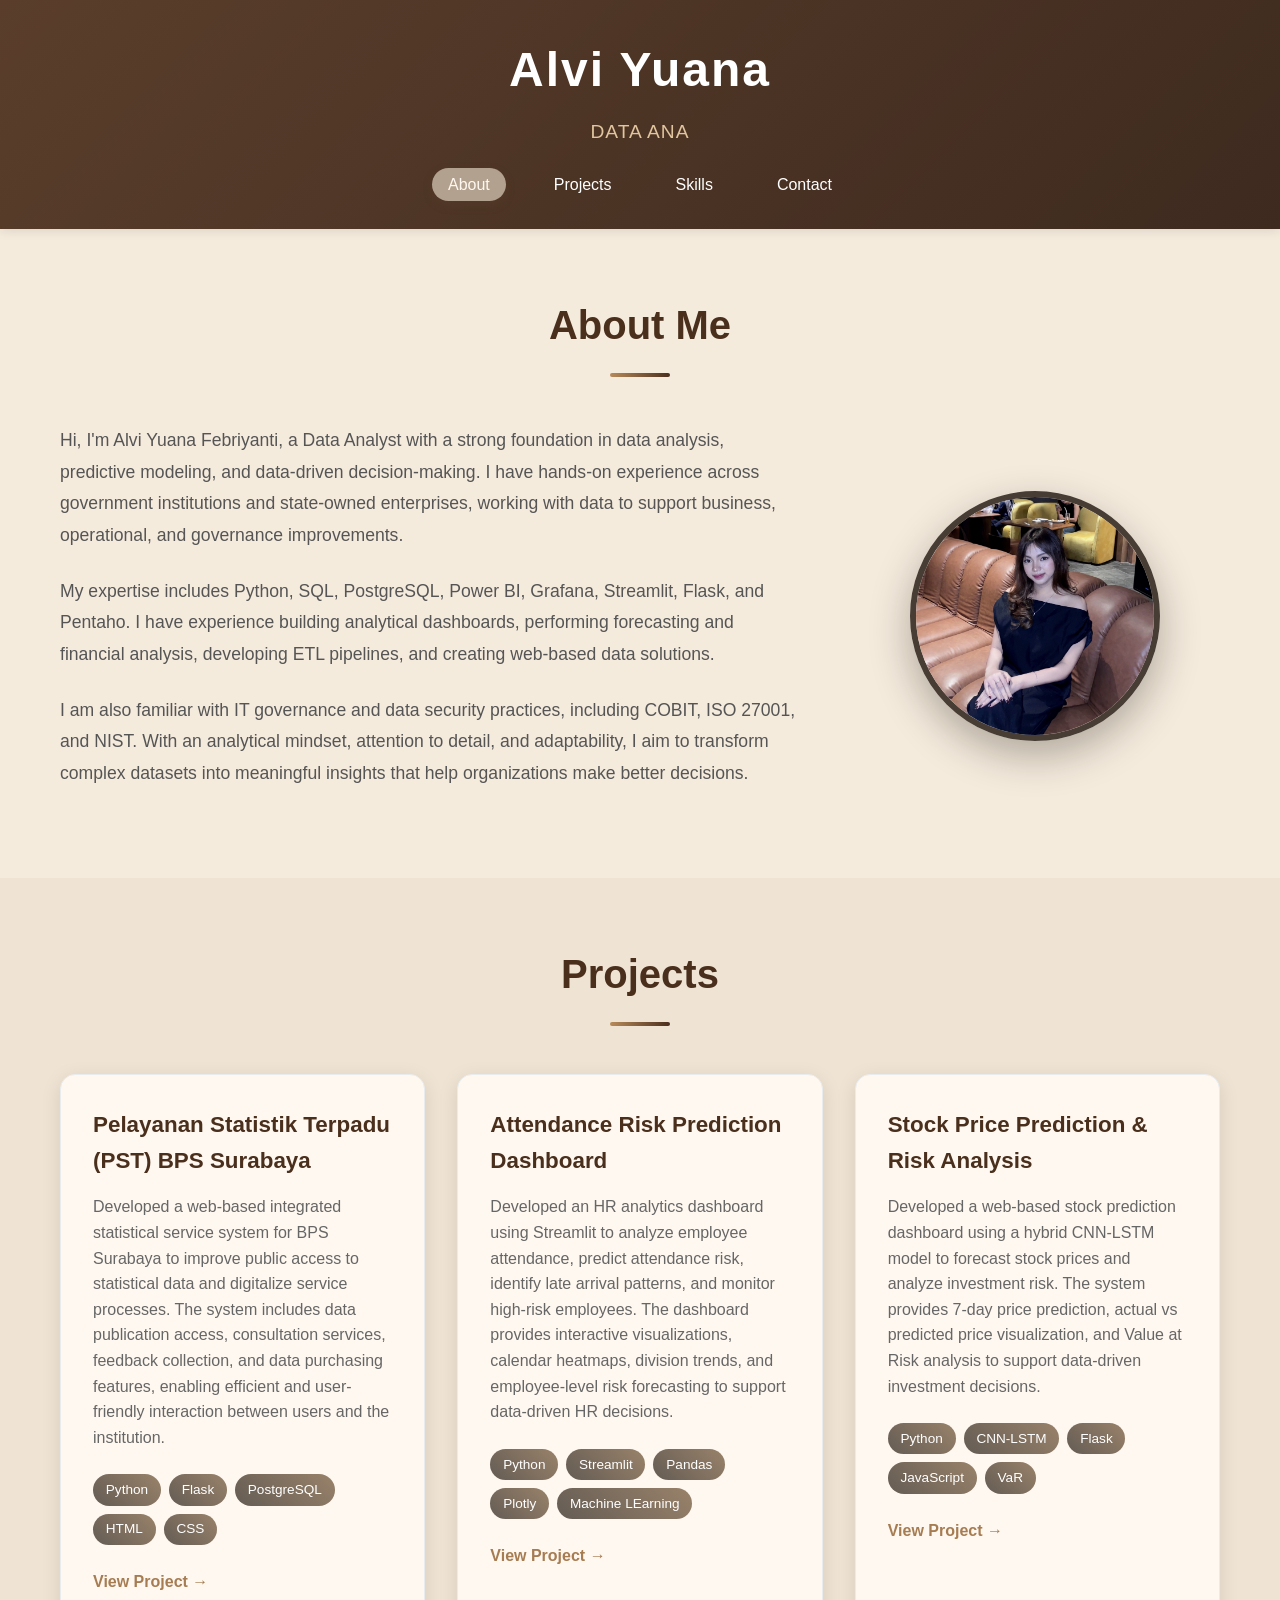
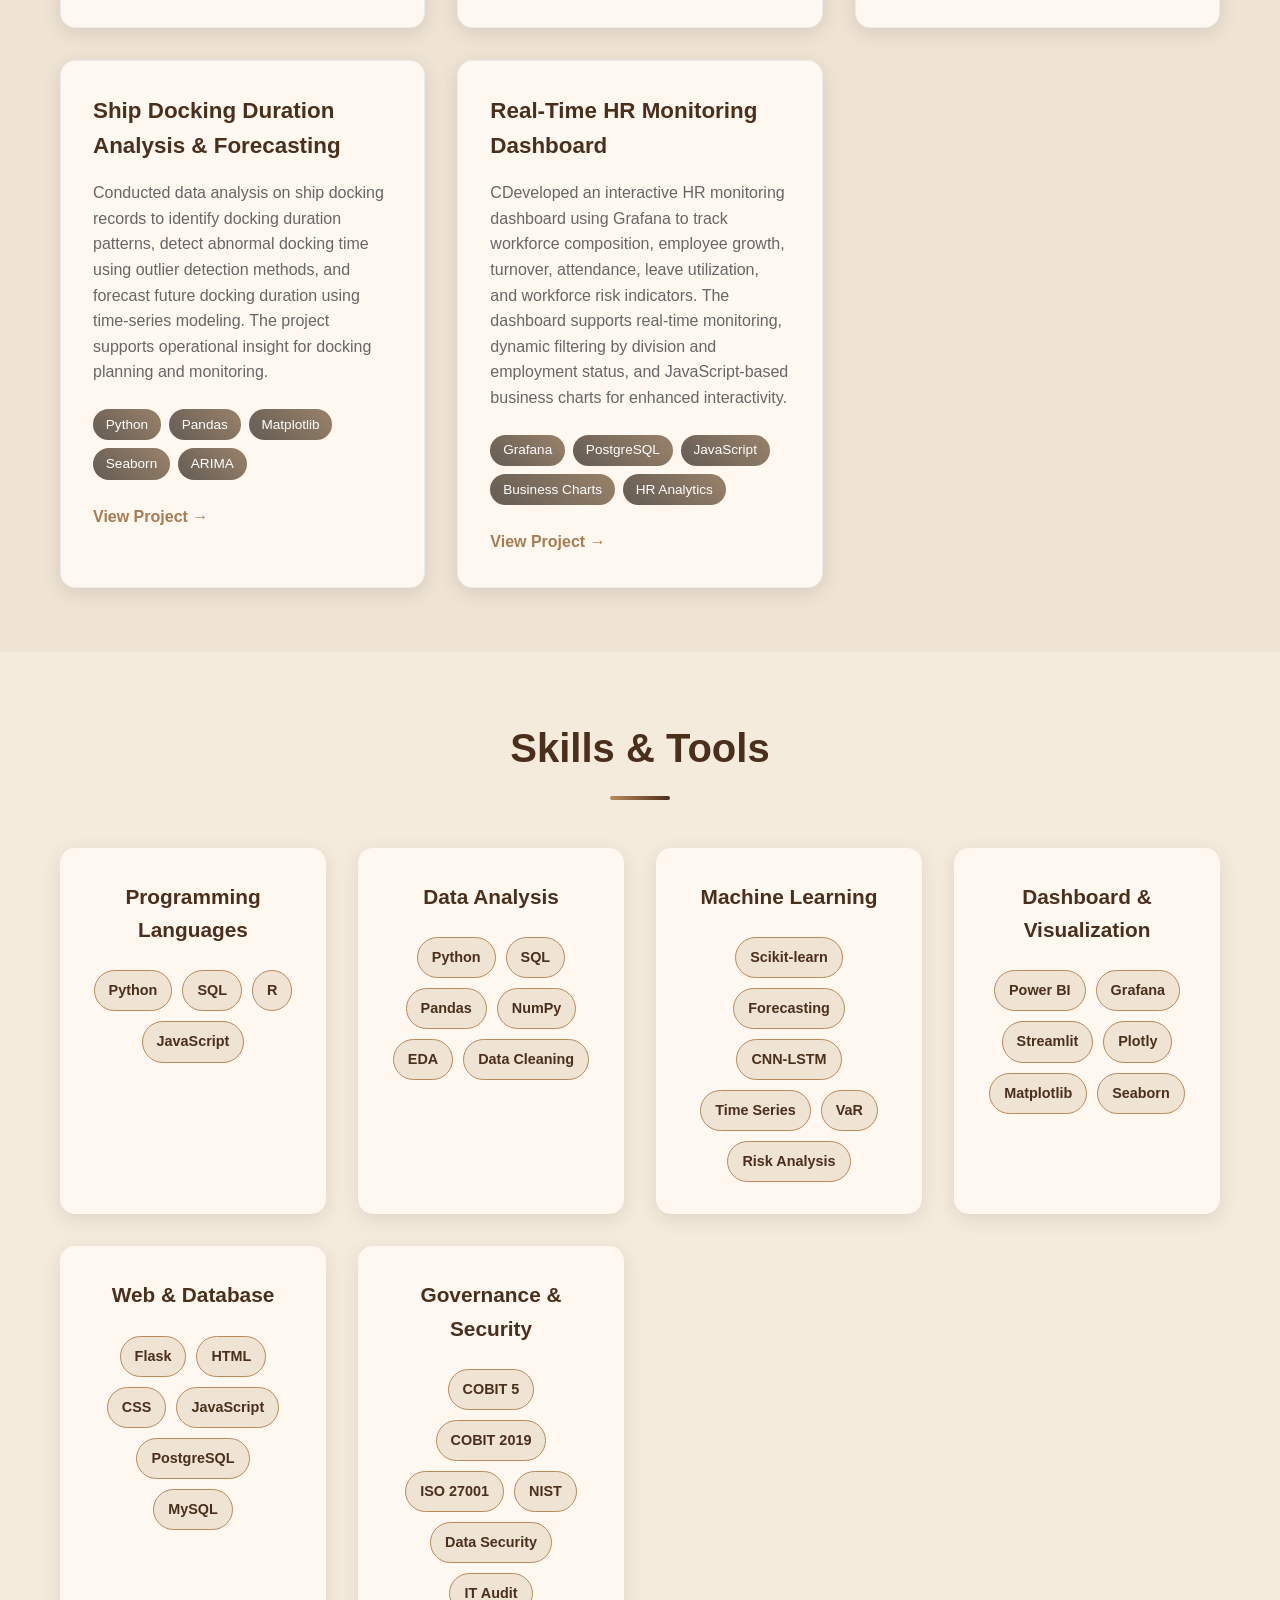
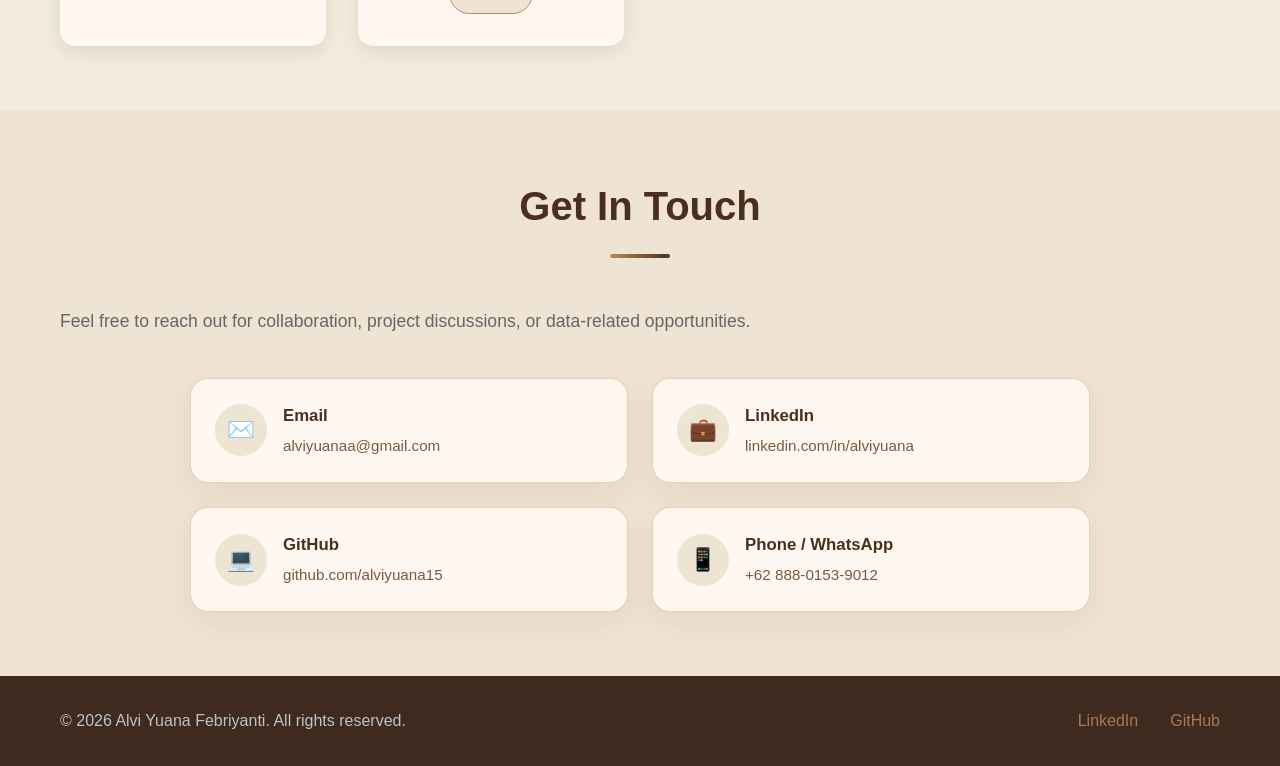
<file: index.html>
<!DOCTYPE html>
<html lang="en">
<head>
    <meta charset="UTF-8">
    <meta name="viewport" content="width=device-width, initial-scale=1.0">

    <!-- SEO -->
    <meta name="description" content="Alvi Yuana - Data Analyst Portfolio. Specializing in data analysis, machine learning, forecasting, and interactive dashboard development using Python, SQL, and modern visualization tools.">
    <meta name="keywords" content="data analyst, machine learning, forecasting, dashboard, python, sql, streamlit, grafana, portfolio">
    <meta name="author" content="Alvi Yuana">

    <!-- Open Graph (LinkedIn / share preview) -->
    <meta property="og:title" content="Alvi Yuana - Data Analyst Portfolio">
    <meta property="og:description" content="Portfolio showcasing data analysis, machine learning projects, and interactive dashboards including HR analytics and forecasting systems.">
    <meta property="og:type" content="website">
    <meta property="og:url" content="https://your-vercel-link.vercel.app">

    <!-- Title -->
    <title>Alvi Yuana | Data Analyst Portfolio</title>

    <!-- CSS -->
    <link rel="stylesheet" href="style.css">

    
    <!-- Google Analytics Placeholder -->
    <!-- Global site tag (gtag.js) - Google Analytics -->
    <!--
    <script async src="https://www.googletagmanager.com/gtag/js?id=GA_MEASUREMENT_ID"></script>
    <script>
      window.dataLayer = window.dataLayer || [];
      function gtag(){dataLayer.push(arguments);}
      gtag('js', new Date());
      gtag('config', 'GA_MEASUREMENT_ID');
    </script>
    -->
</head>

<body>
    <!-- Header Section -->
    <header class="header" id="header">
        <div class="container">
            <div class="header-content">
                <h1 class="name">Alvi Yuana</h1>
                <p class="title">Data Analyst</p>
            </div>
            <nav class="nav" role="navigation" aria-label="Main navigation">
                <ul class="nav-list">
                    <li><a href="#about" class="nav-link" aria-label="Go to About section">About</a></li>
                    <li><a href="#projects" class="nav-link" aria-label="Go to Projects section">Projects</a></li>
                    <li><a href="#skills" class="nav-link" aria-label="Go to Skills section">Skills</a></li>
                    <li><a href="#contact" class="nav-link" aria-label="Go to Contact section">Contact</a></li>
                </ul>
            </nav>
        </div>
    </header>

    <!-- Main Content -->
    <main>
        <!-- About Me Section -->
        <section class="section about" id="about" aria-labelledby="about-heading">
            <div class="container">
                <h2 id="about-heading" class="section-title">About Me</h2>
                <div class="about-content">
                    <div class="about-text">
                        <p>Hi, I'm Alvi Yuana Febriyanti, a Data Analyst with a strong foundation in data analysis, predictive modeling, and data-driven decision-making. I have hands-on experience across government institutions and state-owned enterprises, working with data to support business, operational, and governance improvements.</p>
                        <p>My expertise includes Python, SQL, PostgreSQL, Power BI, Grafana, Streamlit, Flask, and Pentaho. I have experience building analytical dashboards, performing forecasting and financial analysis, developing ETL pipelines, and creating web-based data solutions.</p>
                        <p>I am also familiar with IT governance and data security practices, including COBIT, ISO 27001, and NIST. With an analytical mindset, attention to detail, and adaptability, I aim to transform complex datasets into meaningful insights that help organizations make better decisions.</p>
                    </div>
                    <div class="about-image">
                        <img src="images/profile.JPEG" alt="Alvi Yuana" class="profile-photo">
                    </div>
                </div>
            </div>
        </section>

        <!-- Projects Section -->
        <section class="section projects" id="projects" aria-labelledby="projects-heading">
            <div class="container">
                <h2 id="projects-heading" class="section-title">Projects</h2>
                <div class="projects-grid">
                    <article class="project-card">
                        <h3 class="project-title">Pelayanan Statistik Terpadu (PST) BPS Surabaya</h3>
                        <p class="project-description">
                           Developed a web-based integrated statistical service system for BPS Surabaya
                           to improve public access to statistical data and digitalize service processes.
                           The system includes data publication access, consultation services, feedback
                           collection, and data purchasing features, enabling efficient and user-friendly
                           interaction between users and the institution.
                        <div class="project-tools">
                            <span class="tool-tag">Python</span>
                            <span class="tool-tag">Flask</span>
                            <span class="tool-tag">PostgreSQL</span>
                            <span class="tool-tag">HTML</span>
                            <span class="tool-tag">CSS</span>
                        </div>
                        <a href="project-pst.html" class="project-link">View Project →</a>
                    </article>

                    <article class="project-card">
                        <h3 class="project-title">Attendance Risk Prediction Dashboard</h3>
                        <p class="project-description">
                             Developed an HR analytics dashboard using Streamlit to analyze employee attendance,
                             predict attendance risk, identify late arrival patterns, and monitor high-risk employees.
                             The dashboard provides interactive visualizations, calendar heatmaps, division trends,
                             and employee-level risk forecasting to support data-driven HR decisions.
                        </p>
                        <div class="project-tools">
                            <span class="tool-tag">Python</span>
                            <span class="tool-tag">Streamlit</span>
                            <span class="tool-tag">Pandas</span>
                            <span class="tool-tag">Plotly</span>
                            <span class="tool-tag">Machine LEarning</span>
                        </div>
                        <a href="project-attendance.html" class="project-link">View Project →</a>
                    </article>

                    <article class="project-card">
                        <h3 class="project-title">Stock Price Prediction & Risk Analysis</h3>
                        <p class="project-description">
                            Developed a web-based stock prediction dashboard using a hybrid CNN-LSTM model
                            to forecast stock prices and analyze investment risk. The system provides
                            7-day price prediction, actual vs predicted price visualization, and Value at Risk
                            analysis to support data-driven investment decisions.
                        </p>
                        <div class="project-tools">
                            <span class="tool-tag">Python</span>
                            <span class="tool-tag">CNN-LSTM</span>
                            <span class="tool-tag">Flask</span>
                            <span class="tool-tag">JavaScript</span>
                            <span class="tool-tag">VaR</span>
                        </div>
                        <a href="project-stock.html" class="project-link">View Project →</a>
                    </article>

                    <article class="project-card">
                        <h3 class="project-title">Ship Docking Duration Analysis & Forecasting</h3>
                        <p class="project-description">
                            Conducted data analysis on ship docking records to identify docking duration patterns,
                            detect abnormal docking time using outlier detection methods, and forecast future docking
                            duration using time-series modeling. The project supports operational insight for docking
                            planning and monitoring.
                        </p>
                        <div class="project-tools">
                            <span class="tool-tag">Python</span>
                            <span class="tool-tag">Pandas</span>
                            <span class="tool-tag">Matplotlib</span>
                            <span class="tool-tag">Seaborn</span>
                            <span class="tool-tag">ARIMA</span>
                        </div>
                        <a href="project-docking.html" class="project-link">View Project →</a>
                    </article>

                    <article class="project-card">
                        <h3 class="project-title">Real-Time HR Monitoring Dashboard</h3>
                        <p class="project-description">
                            CDeveloped an interactive HR monitoring dashboard using Grafana to track workforce composition,
                            employee growth, turnover, attendance, leave utilization, and workforce risk indicators.
                            The dashboard supports real-time monitoring, dynamic filtering by division and employment status,
                            and JavaScript-based business charts for enhanced interactivity.
                        </p>
                        <div class="project-tools">
                            <span class="tool-tag">Grafana</span>
                            <span class="tool-tag">PostgreSQL</span>
                            <span class="tool-tag">JavaScript</span>
                            <span class="tool-tag">Business Charts</span>
                            <span class="tool-tag">HR Analytics</span>
                        </div>
                        <a href="project-hr-grafana.html" class="project-link">View Project →</a>
                    </article>
                </div>
            </div>
        </section>

<!-- Skills Section -->
<section class="section skills" id="skills" aria-labelledby="skills-heading">
    <div class="container">
        <h2 id="skills-heading" class="section-title">Skills & Tools</h2>

        <div class="skills-grid">

            <div class="skill-category">
                <h3 class="skill-category-title">Programming Languages</h3>
                <div class="skill-badges">
                    <span>Python</span>
                    <span>SQL</span>
                    <span>R</span>
                    <span>JavaScript</span>
                </div>
            </div>

            <div class="skill-category">
                <h3 class="skill-category-title">Data Analysis</h3>
                <div class="skill-badges">
                    <span>Python</span>
                    <span>SQL</span>
                    <span>Pandas</span>
                    <span>NumPy</span>
                    <span>EDA</span>
                    <span>Data Cleaning</span>
                </div>
            </div>

            <div class="skill-category">
                <h3 class="skill-category-title">Machine Learning</h3>
                <div class="skill-badges">
                    <span>Scikit-learn</span>
                    <span>Forecasting</span>
                    <span>CNN-LSTM</span>
                    <span>Time Series</span>
                    <span>VaR</span>
                    <span>Risk Analysis</span>
                </div>
            </div>

            <div class="skill-category">
                <h3 class="skill-category-title">Dashboard & Visualization</h3>
                <div class="skill-badges">
                    <span>Power BI</span>
                    <span>Grafana</span>
                    <span>Streamlit</span>
                    <span>Plotly</span>
                    <span>Matplotlib</span>
                    <span>Seaborn</span>
                </div>
            </div>

            <div class="skill-category">
                <h3 class="skill-category-title">Web & Database</h3>
                <div class="skill-badges">
                    <span>Flask</span>
                    <span>HTML</span>
                    <span>CSS</span>
                    <span>JavaScript</span>
                    <span>PostgreSQL</span>
                    <span>MySQL</span>
                </div>
            </div>

            <div class="skill-category">
                <h3 class="skill-category-title">Governance & Security</h3>
                <div class="skill-badges">
                    <span>COBIT 5</span>
                    <span>COBIT 2019</span>
                    <span>ISO 27001</span>
                    <span>NIST</span>
                    <span>Data Security</span>
                    <span>IT Audit</span>
                </div>
            </div>

        </div>
    </div>
</section>

<!-- Contact Section -->
<section class="section contact" id="contact" aria-labelledby="contact-heading">
    <div class="container">
        <h2 id="contact-heading" class="section-title">Get In Touch</h2>

        <p class="contact-intro">
            Feel free to reach out for collaboration, project discussions, or data-related opportunities.
        </p>

        <div class="contact-grid">

            <a href="mailto:alviyuanaa@gmail.com" class="contact-card">
                <span class="contact-icon">✉️</span>
                <div>
                    <h3>Email</h3>
                    <p>alviyuanaa@gmail.com</p>
                </div>
            </a>

            <a href="https://www.linkedin.com/in/alvi-yuana-605811280/" target="_blank" class="contact-card">
                <span class="contact-icon">💼</span>
                <div>
                    <h3>LinkedIn</h3>
                    <p>linkedin.com/in/alviyuana</p>
                </div>
            </a>

            <a href="https://github.com/alviyuana15" target="_blank" class="contact-card">
                <span class="contact-icon">💻</span>
                <div>
                    <h3>GitHub</h3>
                    <p>github.com/alviyuana15</p>
                </div>
            </a>

            <a href="https://wa.me/6288801539012" target="_blank" class="contact-card">
                <span class="contact-icon">📱</span>
                <div>
                    <h3>Phone / WhatsApp</h3>
                    <p>+62 888-0153-9012</p>
                </div>
            </a>

        </div>
    </div>
</section>

    </main>

    <!-- Footer -->
    <footer class="footer" role="contentinfo">
        <div class="container">
            <div class="footer-content">
                <p class="footer-copyright">© 2026 Alvi Yuana Febriyanti. All rights reserved.</p>
                <div class="footer-links">
                    <a href="https://www.linkedin.com/in/alvi-yuana-605811280/" target="_blank" rel="noopener noreferrer" class="footer-link" aria-label="Visit AJIB's LinkedIn profile">
                        LinkedIn
                    </a>
                    <a href="https://github.com/alviyuana15" target="_blank" rel="noopener noreferrer" class="footer-link" aria-label="Visit AJIB's GitHub profile">
                        GitHub
                    </a>
                </div>
            </div>
        </div>
    </footer>

    <script src="script.js"></script>
</body>
</html>
</file>
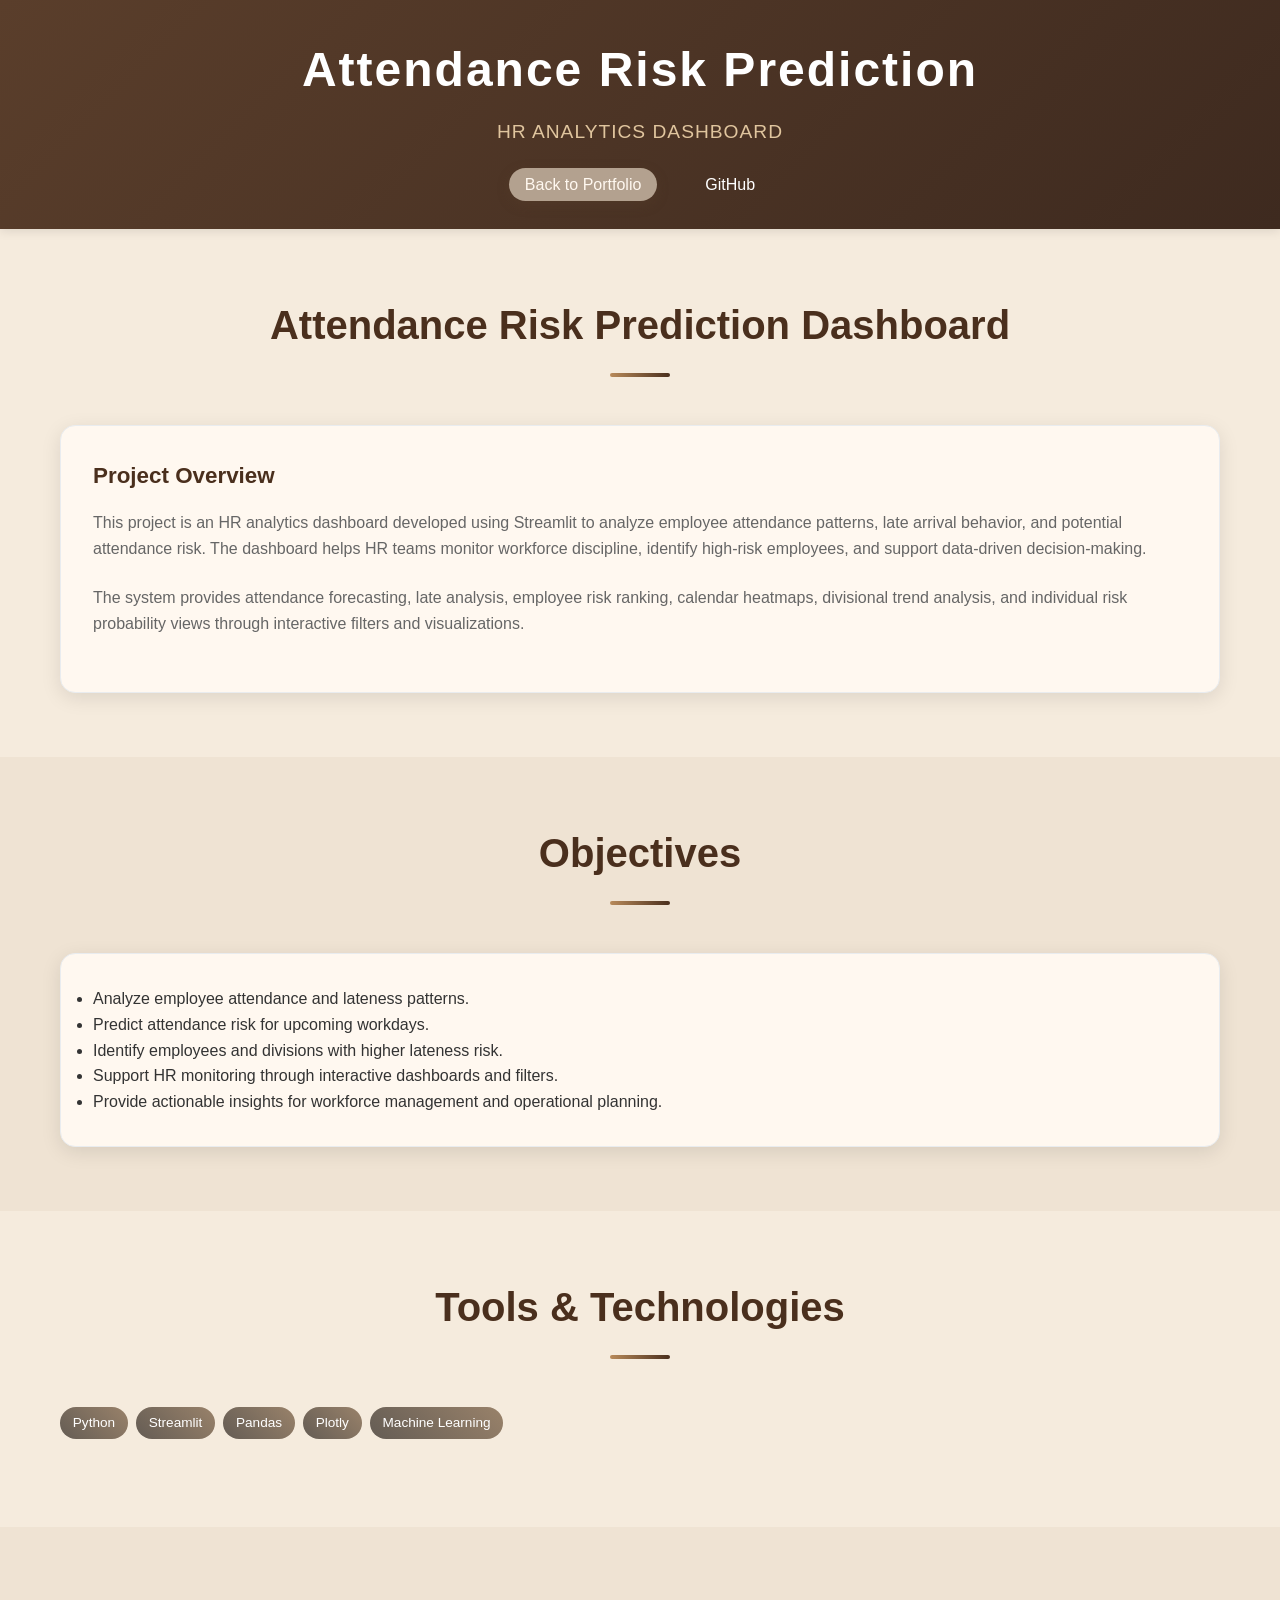
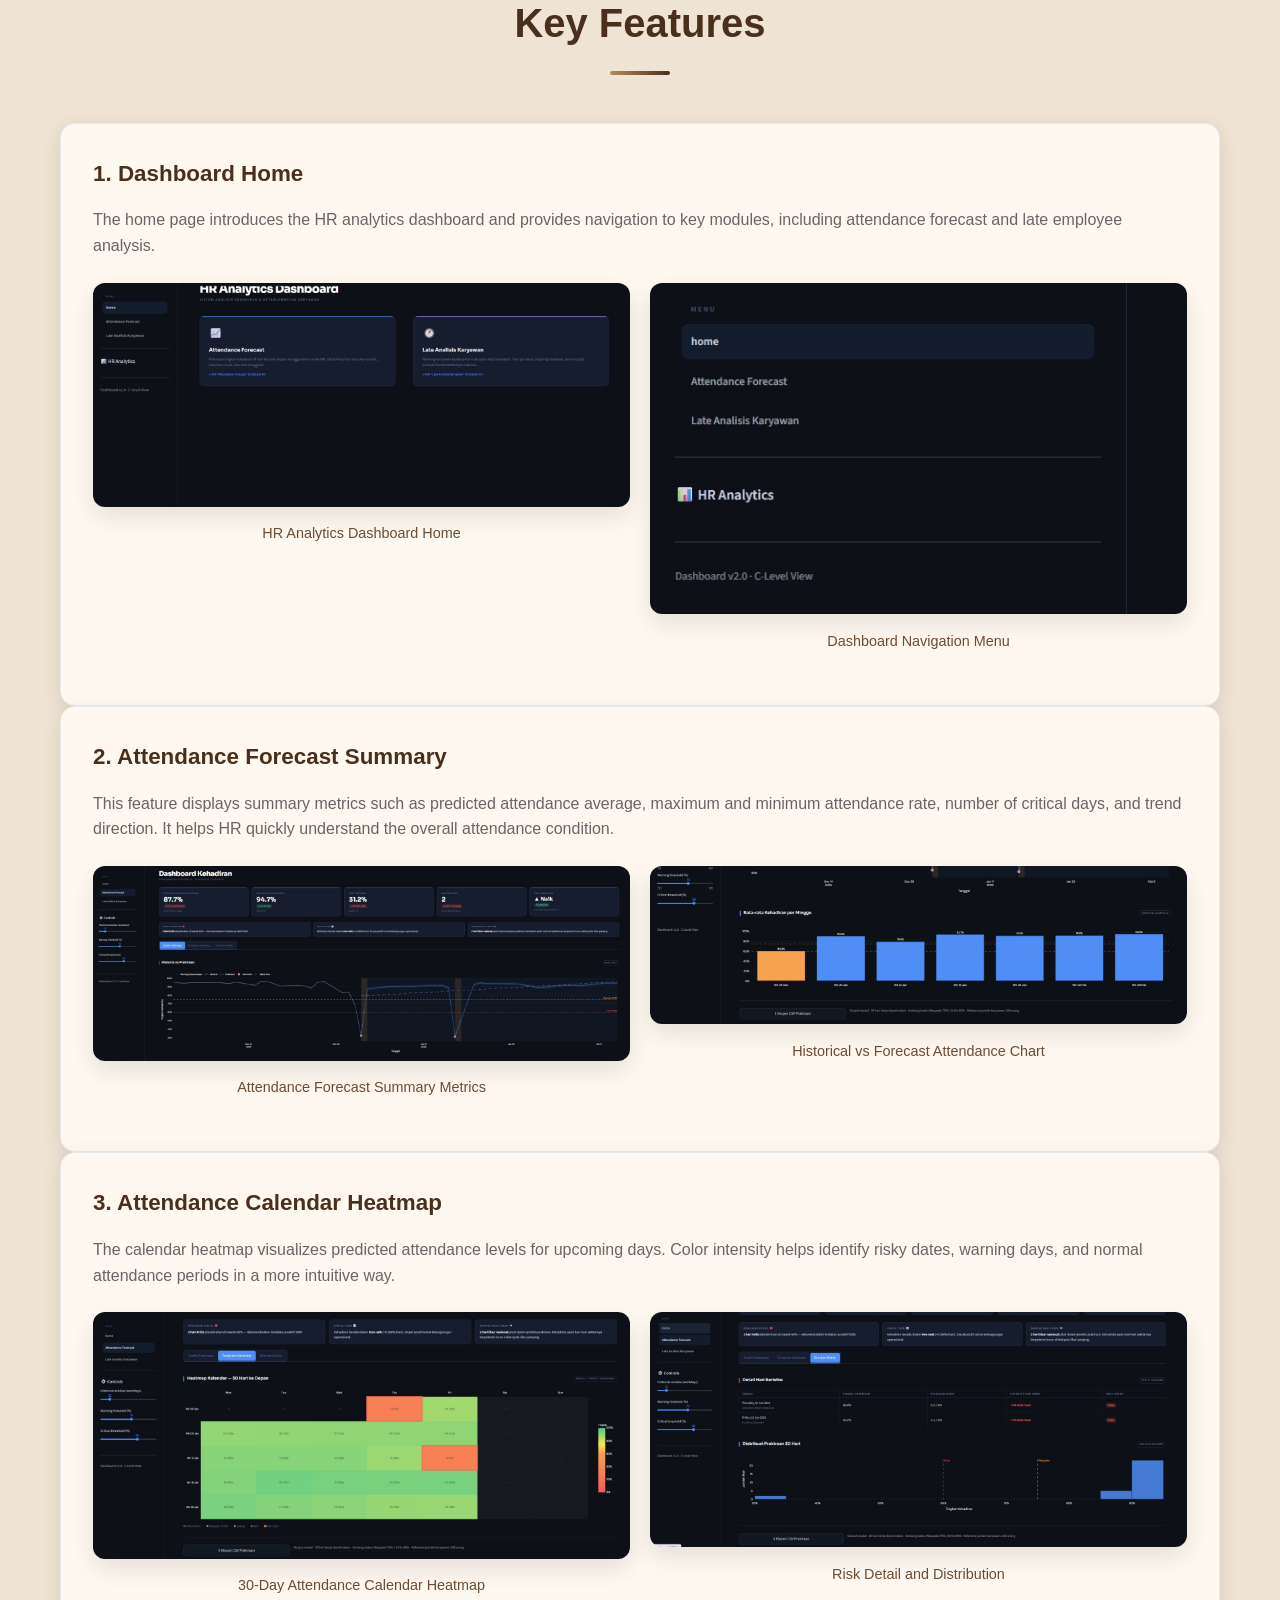
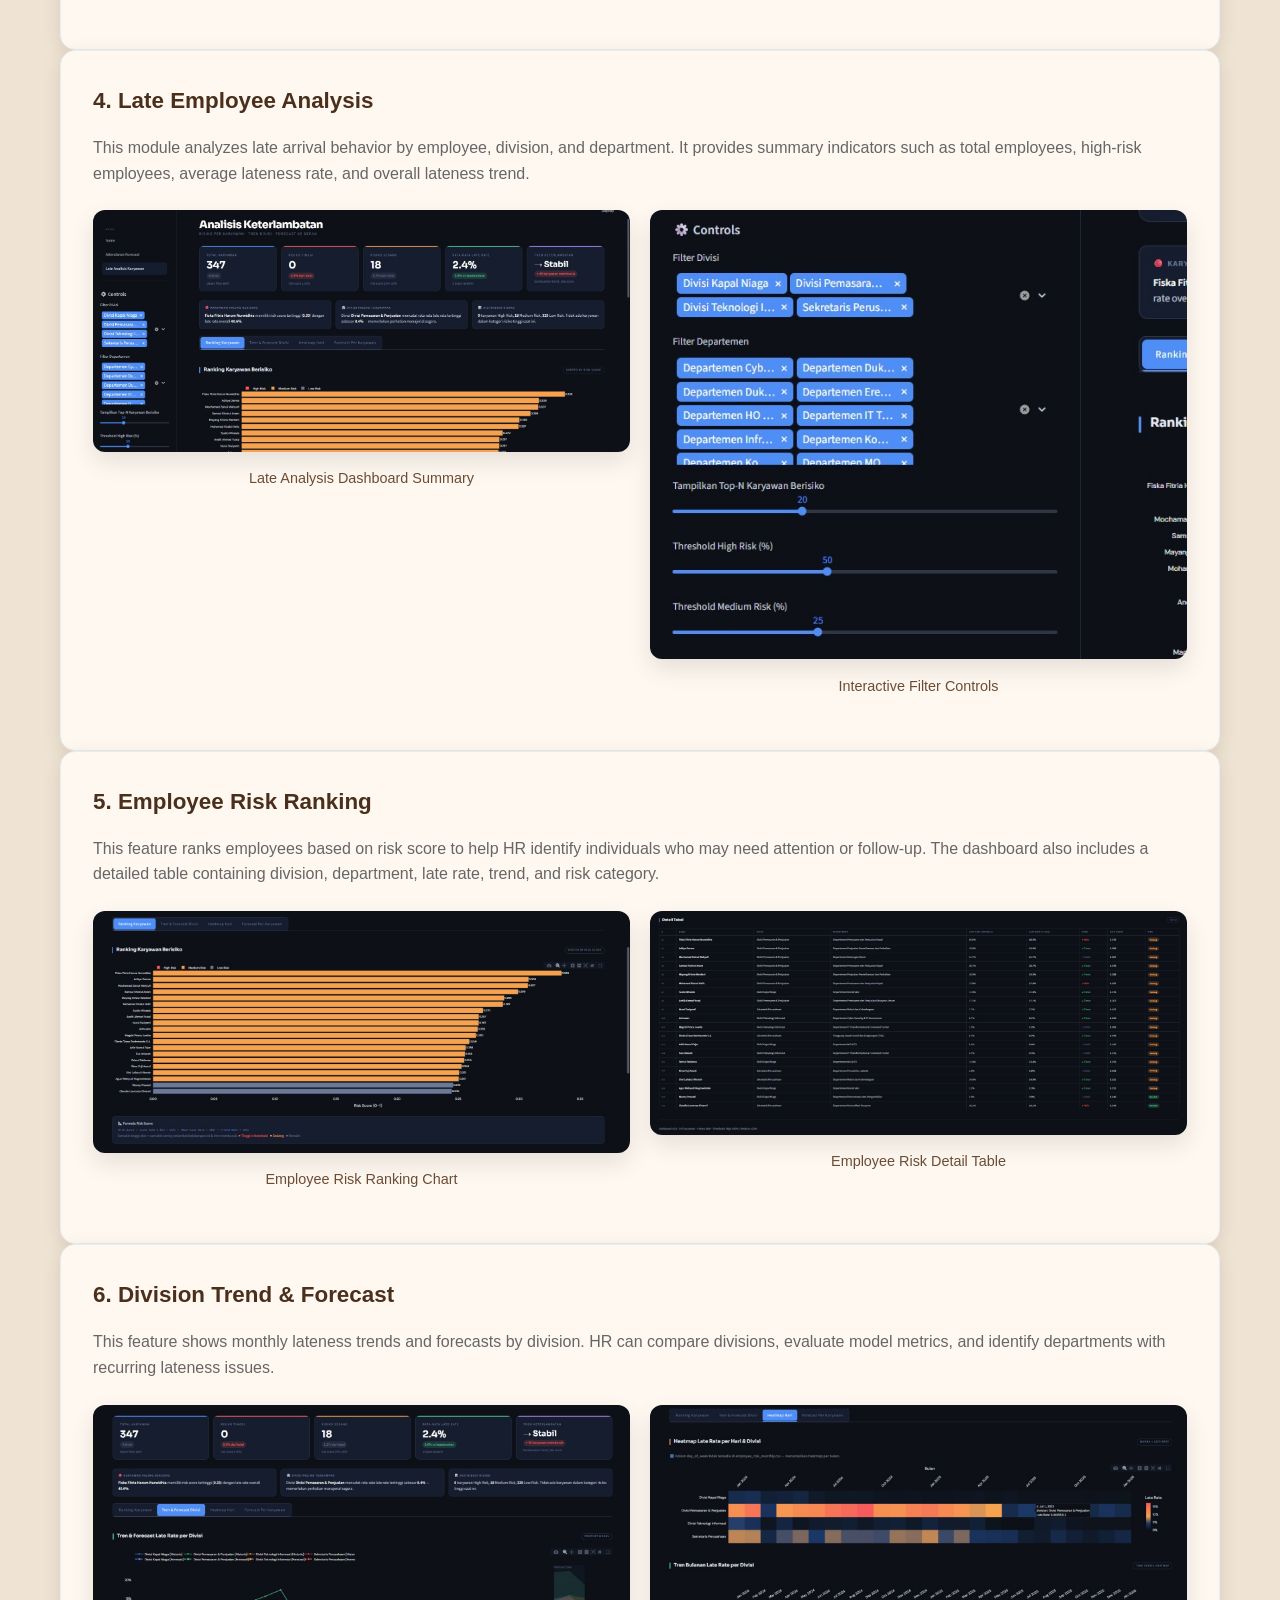
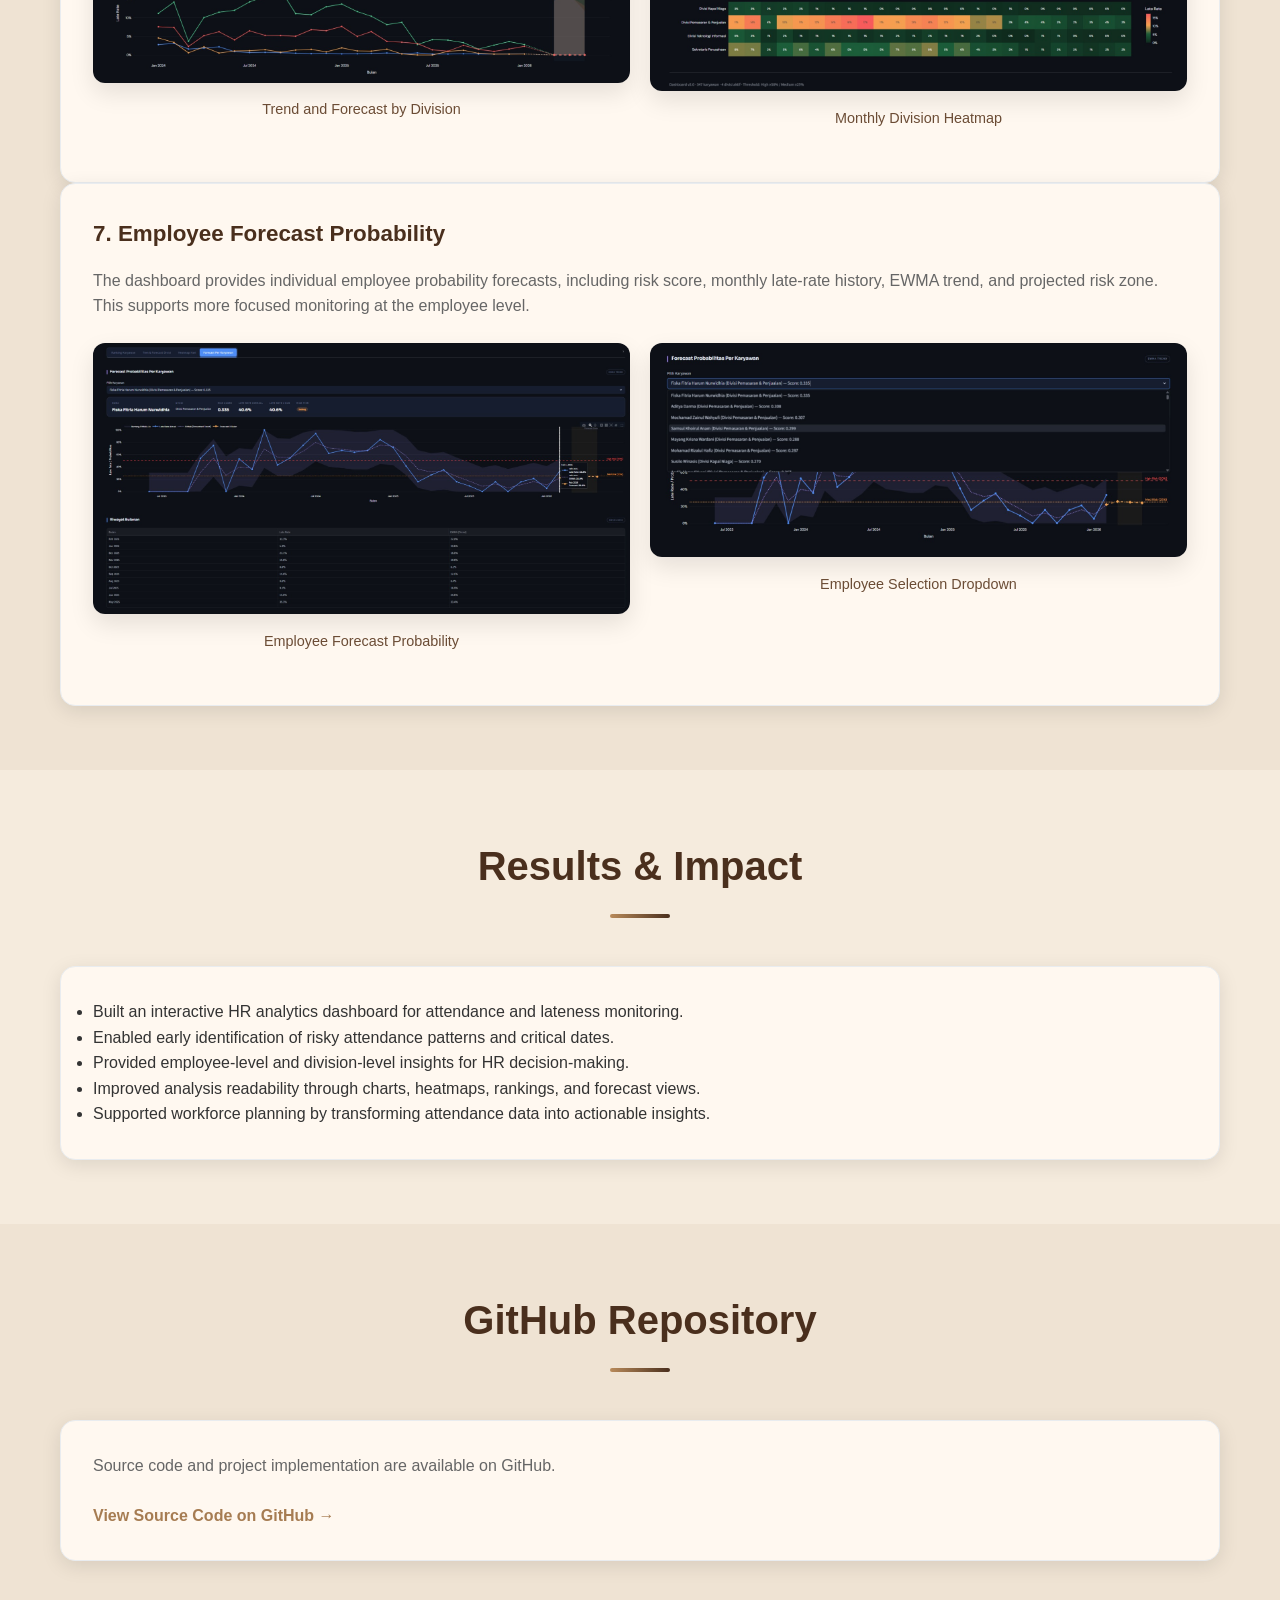
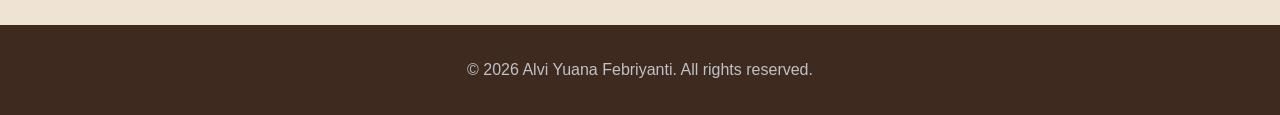
<file: project-attendance.html>
<!DOCTYPE html>
<html lang="en">
<head>
    <meta charset="UTF-8">
    <title>Attendance Risk Prediction Dashboard</title>
    <link rel="stylesheet" href="style.css">
</head>
<body>

<header class="header">
    <div class="container">
        <div class="header-content">
            <h1 class="name">Attendance Risk Prediction</h1>
            <p class="title">HR Analytics Dashboard</p>
        </div>

        <nav class="nav">
            <ul class="nav-list">
                <li><a href="index.html" class="nav-link active">Back to Portfolio</a></li>
                <li>
                    <a href="https://github.com/alviyuana15/attendance-risk-prediction-dashboard.git" target="_blank" class="nav-link">
                        GitHub
                    </a>
                </li>
            </ul>
        </nav>
    </div>
</header>

<main>

<section class="section">
    <div class="container">
        <h2 class="section-title">Attendance Risk Prediction Dashboard</h2>

        <div class="project-card">
            <h3 class="project-title">Project Overview</h3>
            <p class="project-description">
                This project is an HR analytics dashboard developed using Streamlit to analyze employee
                attendance patterns, late arrival behavior, and potential attendance risk. The dashboard
                helps HR teams monitor workforce discipline, identify high-risk employees, and support
                data-driven decision-making.
            </p>

            <p class="project-description">
                The system provides attendance forecasting, late analysis, employee risk ranking, calendar
                heatmaps, divisional trend analysis, and individual risk probability views through interactive
                filters and visualizations.
            </p>
        </div>
    </div>
</section>

<section class="section">
    <div class="container">
        <h2 class="section-title">Objectives</h2>

        <div class="project-card">
            <ul>
                <li>Analyze employee attendance and lateness patterns.</li>
                <li>Predict attendance risk for upcoming workdays.</li>
                <li>Identify employees and divisions with higher lateness risk.</li>
                <li>Support HR monitoring through interactive dashboards and filters.</li>
                <li>Provide actionable insights for workforce management and operational planning.</li>
            </ul>
        </div>
    </div>
</section>

<section class="section">
    <div class="container">
        <h2 class="section-title">Tools & Technologies</h2>

        <div class="project-tools">
            <span class="tool-tag">Python</span>
            <span class="tool-tag">Streamlit</span>
            <span class="tool-tag">Pandas</span>
            <span class="tool-tag">Plotly</span>
            <span class="tool-tag">Machine Learning</span>
        </div>
    </div>
</section>

<section class="section">
    <div class="container">
        <h2 class="section-title">Key Features</h2>

        <div class="project-card">
            <h3 class="project-title">1. Dashboard Home</h3>
            <p class="project-description">
                The home page introduces the HR analytics dashboard and provides navigation to key modules,
                including attendance forecast and late employee analysis.
            </p>

            <div class="image-group">
                <div>
                    <img src="images/attendance-home-1.png" alt="HR Analytics Dashboard Home">
                    <p style="text-align:center;">HR Analytics Dashboard Home</p>
                </div>

                <div>
                    <img src="images/attendance-home-2.png" alt="Dashboard Navigation Menu">
                    <p style="text-align:center;">Dashboard Navigation Menu</p>
                </div>
            </div>
        </div>

        <div class="project-card">
            <h3 class="project-title">2. Attendance Forecast Summary</h3>
            <p class="project-description">
                This feature displays summary metrics such as predicted attendance average, maximum and minimum
                attendance rate, number of critical days, and trend direction. It helps HR quickly understand
                the overall attendance condition.
            </p>

            <div class="image-group">
                <div>
                    <img src="images/attendance-forecast-1.png" alt="Attendance Forecast Summary">
                    <p style="text-align:center;">Attendance Forecast Summary Metrics</p>
                </div>

                <div>
                    <img src="images/attendance-forecast-2.png" alt="Historical vs Forecast Attendance">
                    <p style="text-align:center;">Historical vs Forecast Attendance Chart</p>
                </div>
            </div>
        </div>

        <div class="project-card">
            <h3 class="project-title">3. Attendance Calendar Heatmap</h3>
            <p class="project-description">
                The calendar heatmap visualizes predicted attendance levels for upcoming days. Color intensity
                helps identify risky dates, warning days, and normal attendance periods in a more intuitive way.
            </p>

            <div class="image-group">
                <div>
                    <img src="images/attendance-calendar-1.png" alt="Attendance Calendar Heatmap">
                    <p style="text-align:center;">30-Day Attendance Calendar Heatmap</p>
                </div>

                <div>
                    <img src="images/attendance-calendar-2.png" alt="Attendance Risk Detail">
                    <p style="text-align:center;">Risk Detail and Distribution</p>
                </div>
            </div>
        </div>

        <div class="project-card">
            <h3 class="project-title">4. Late Employee Analysis</h3>
            <p class="project-description">
                This module analyzes late arrival behavior by employee, division, and department. It provides
                summary indicators such as total employees, high-risk employees, average lateness rate, and
                overall lateness trend.
            </p>

            <div class="image-group">
                <div>
                    <img src="images/attendance-late-1.png" alt="Late Analysis Dashboard">
                    <p style="text-align:center;">Late Analysis Dashboard Summary</p>
                </div>

                <div>
                    <img src="images/attendance-late-2.png" alt="Late Analysis Filter">
                    <p style="text-align:center;">Interactive Filter Controls</p>
                </div>
            </div>
        </div>

        <div class="project-card">
            <h3 class="project-title">5. Employee Risk Ranking</h3>
            <p class="project-description">
                This feature ranks employees based on risk score to help HR identify individuals who may need
                attention or follow-up. The dashboard also includes a detailed table containing division,
                department, late rate, trend, and risk category.
            </p>

            <div class="image-group">
                <div>
                    <img src="images/attendance-ranking-1.png" alt="Employee Risk Ranking">
                    <p style="text-align:center;">Employee Risk Ranking Chart</p>
                </div>

                <div>
                    <img src="images/attendance-ranking-2.png" alt="Employee Risk Detail Table">
                    <p style="text-align:center;">Employee Risk Detail Table</p>
                </div>
            </div>
        </div>

        <div class="project-card">
            <h3 class="project-title">6. Division Trend & Forecast</h3>
            <p class="project-description">
                This feature shows monthly lateness trends and forecasts by division. HR can compare divisions,
                evaluate model metrics, and identify departments with recurring lateness issues.
            </p>

            <div class="image-group">
                <div>
                    <img src="images/attendance-division-1.png" alt="Division Trend Forecast">
                    <p style="text-align:center;">Trend and Forecast by Division</p>
                </div>

                <div>
                    <img src="images/attendance-division-2.png" alt="Division Heatmap">
                    <p style="text-align:center;">Monthly Division Heatmap</p>
                </div>
            </div>
        </div>

        <div class="project-card">
            <h3 class="project-title">7. Employee Forecast Probability</h3>
            <p class="project-description">
                The dashboard provides individual employee probability forecasts, including risk score,
                monthly late-rate history, EWMA trend, and projected risk zone. This supports more focused
                monitoring at the employee level.
            </p>

            <div class="image-group">
                <div>
                    <img src="images/attendance-employee-1.png" alt="Employee Forecast Probability">
                    <p style="text-align:center;">Employee Forecast Probability</p>
                </div>

                <div>
                    <img src="images/attendance-employee-2.png" alt="Employee Selection Dropdown">
                    <p style="text-align:center;">Employee Selection Dropdown</p>
                </div>
            </div>
        </div>

    </div>
</section>

<section class="section">
    <div class="container">
        <h2 class="section-title">Results & Impact</h2>

        <div class="project-card">
            <ul>
                <li>Built an interactive HR analytics dashboard for attendance and lateness monitoring.</li>
                <li>Enabled early identification of risky attendance patterns and critical dates.</li>
                <li>Provided employee-level and division-level insights for HR decision-making.</li>
                <li>Improved analysis readability through charts, heatmaps, rankings, and forecast views.</li>
                <li>Supported workforce planning by transforming attendance data into actionable insights.</li>
            </ul>
        </div>
    </div>
</section>

<section class="section">
    <div class="container">
        <h2 class="section-title">GitHub Repository</h2>

        <div class="project-card">
            <p class="project-description">
                Source code and project implementation are available on GitHub.
            </p>

            <a href="https://github.com/alviyuana15/attendance-risk-prediction-dashboard.git" target="_blank" class="project-link">
                View Source Code on GitHub →
            </a>
        </div>
    </div>
</section>

</main>

<footer class="footer">
    <div class="container">
        <p class="footer-copyright">© 2026 Alvi Yuana Febriyanti. All rights reserved.</p>
    </div>
</footer>

</body>
</html>
</file>
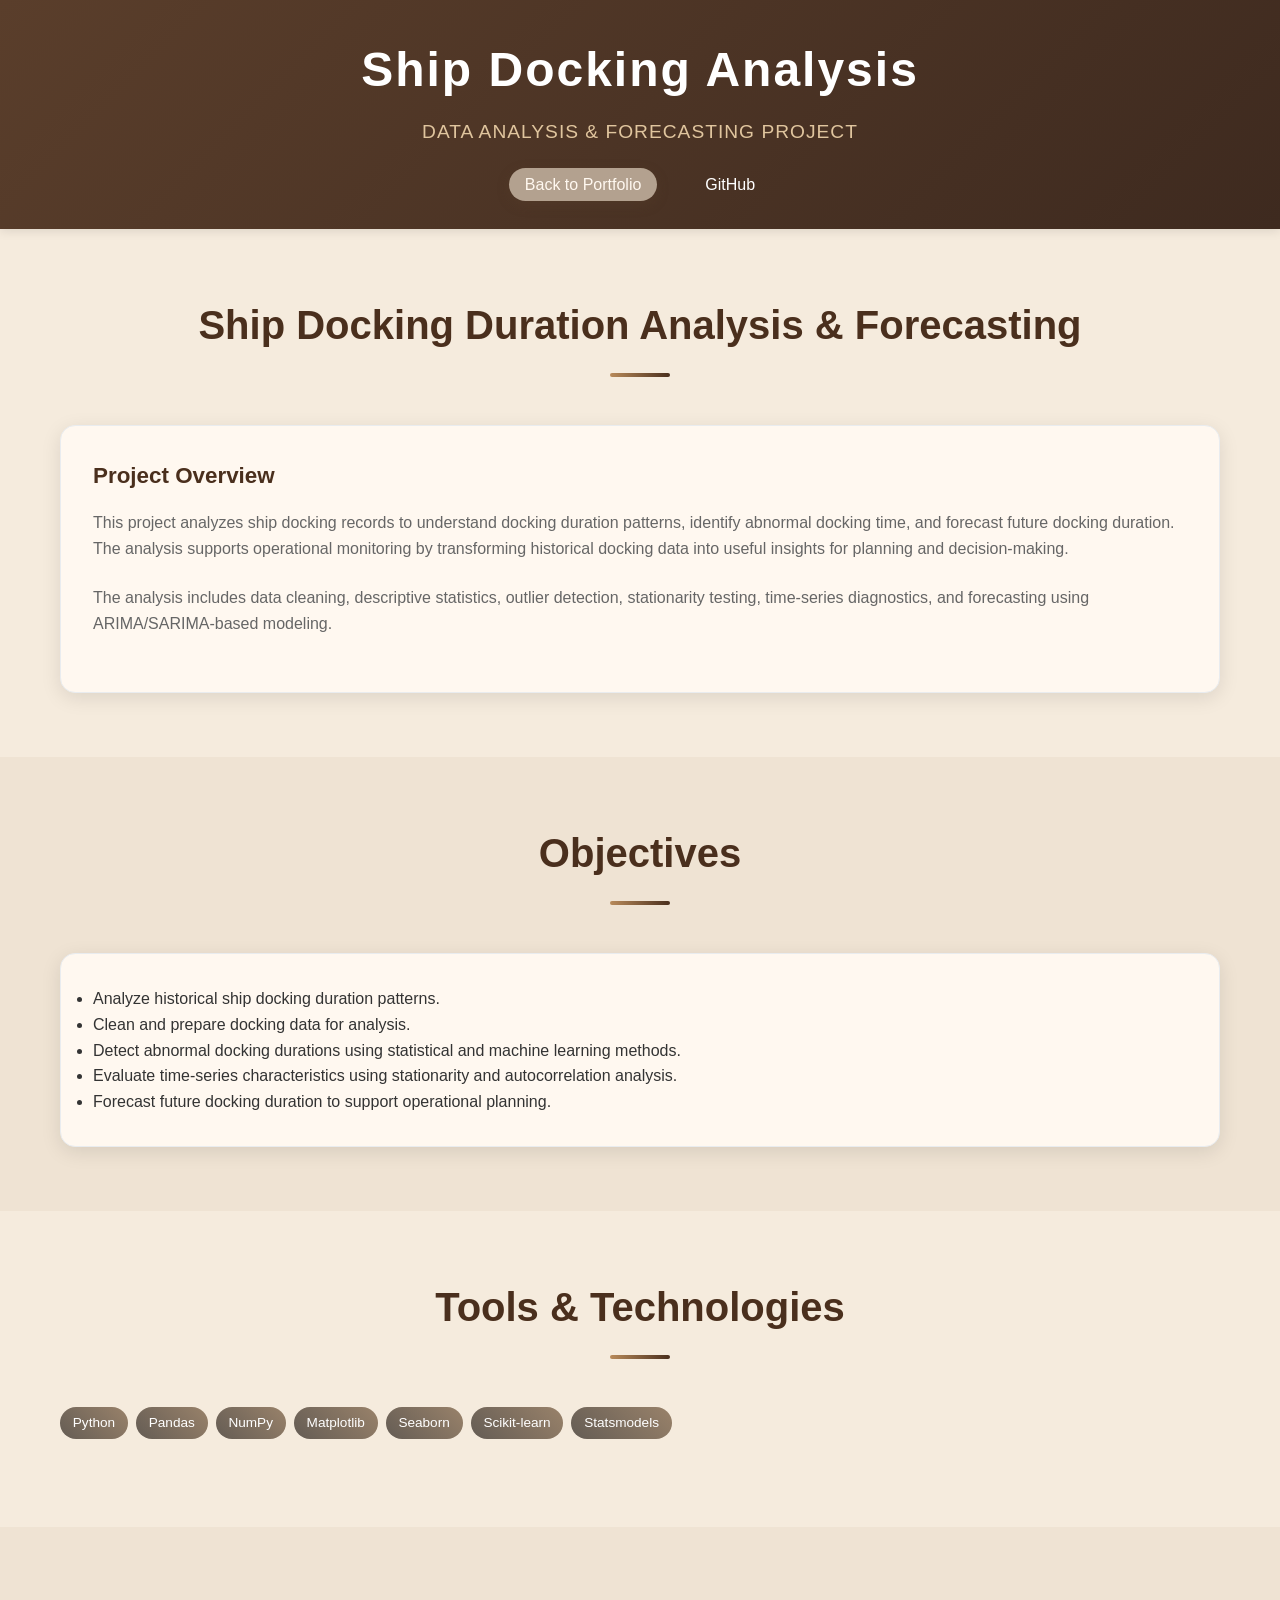
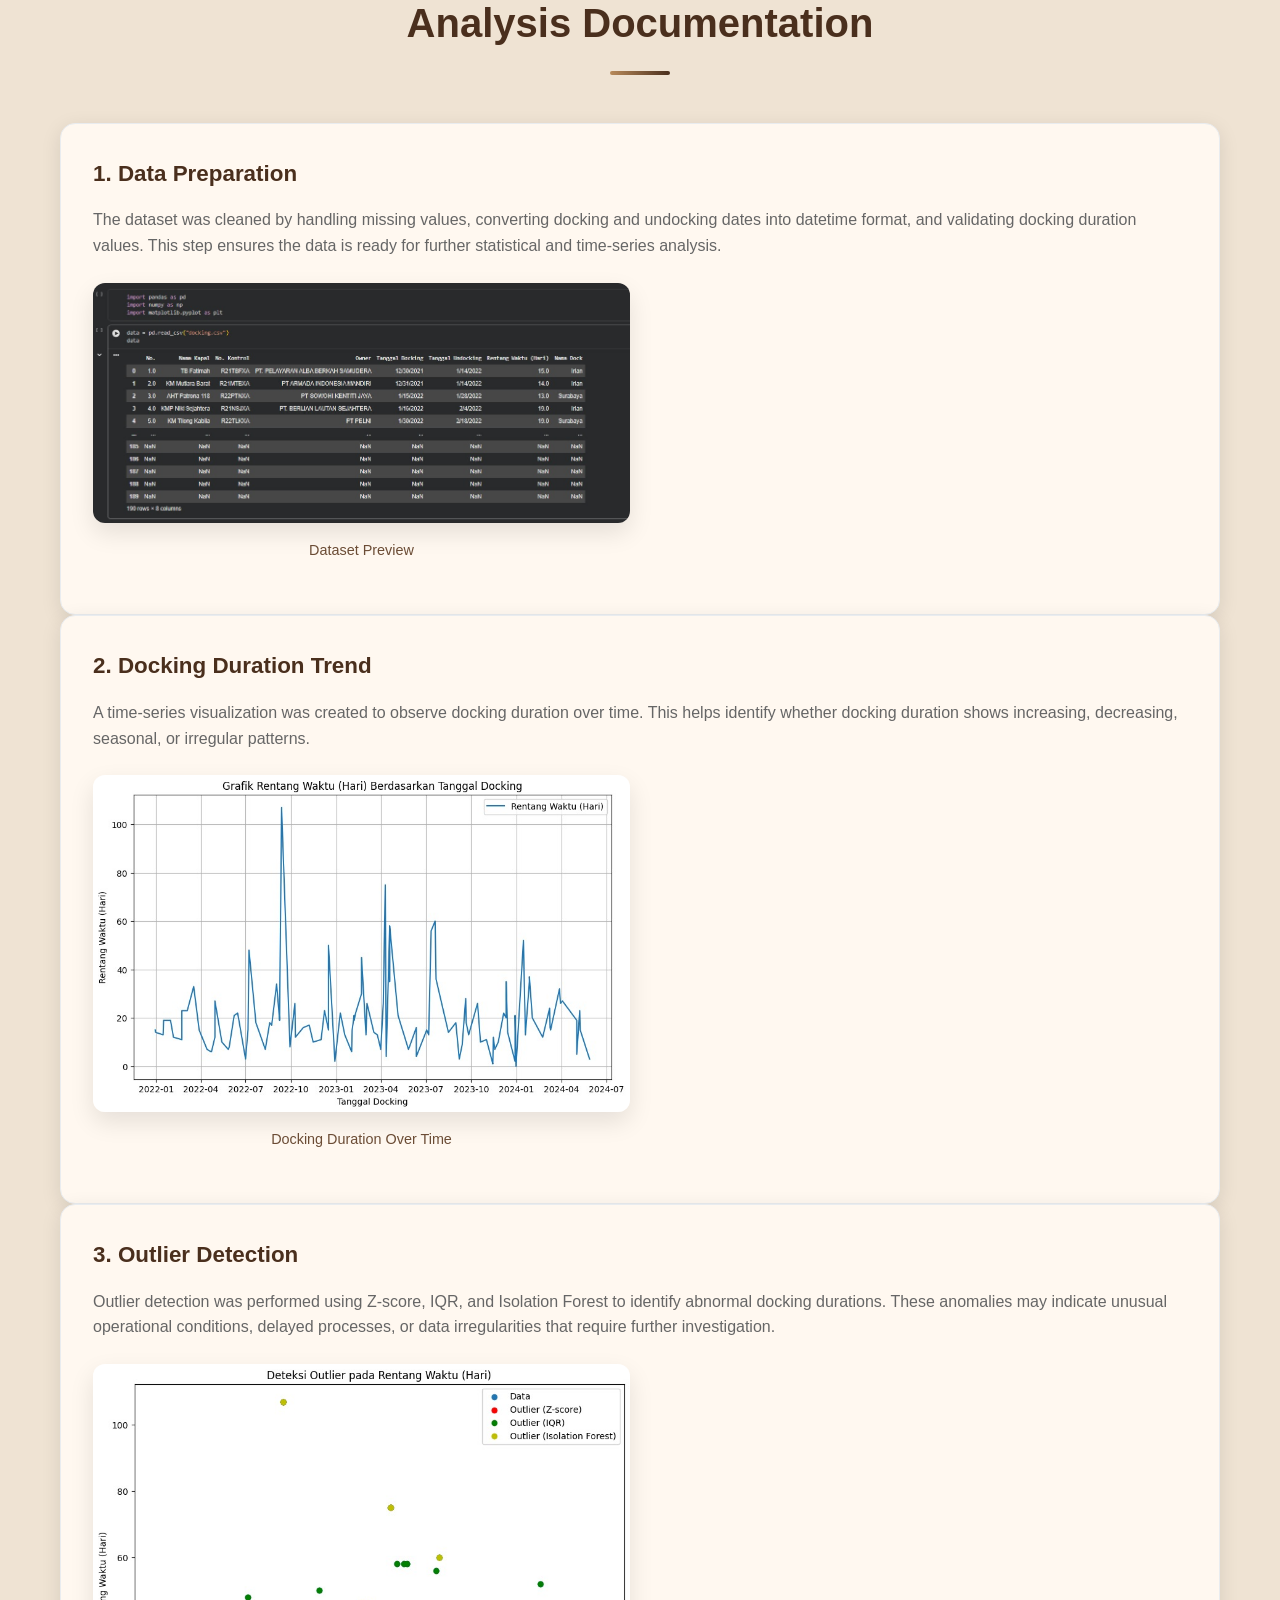
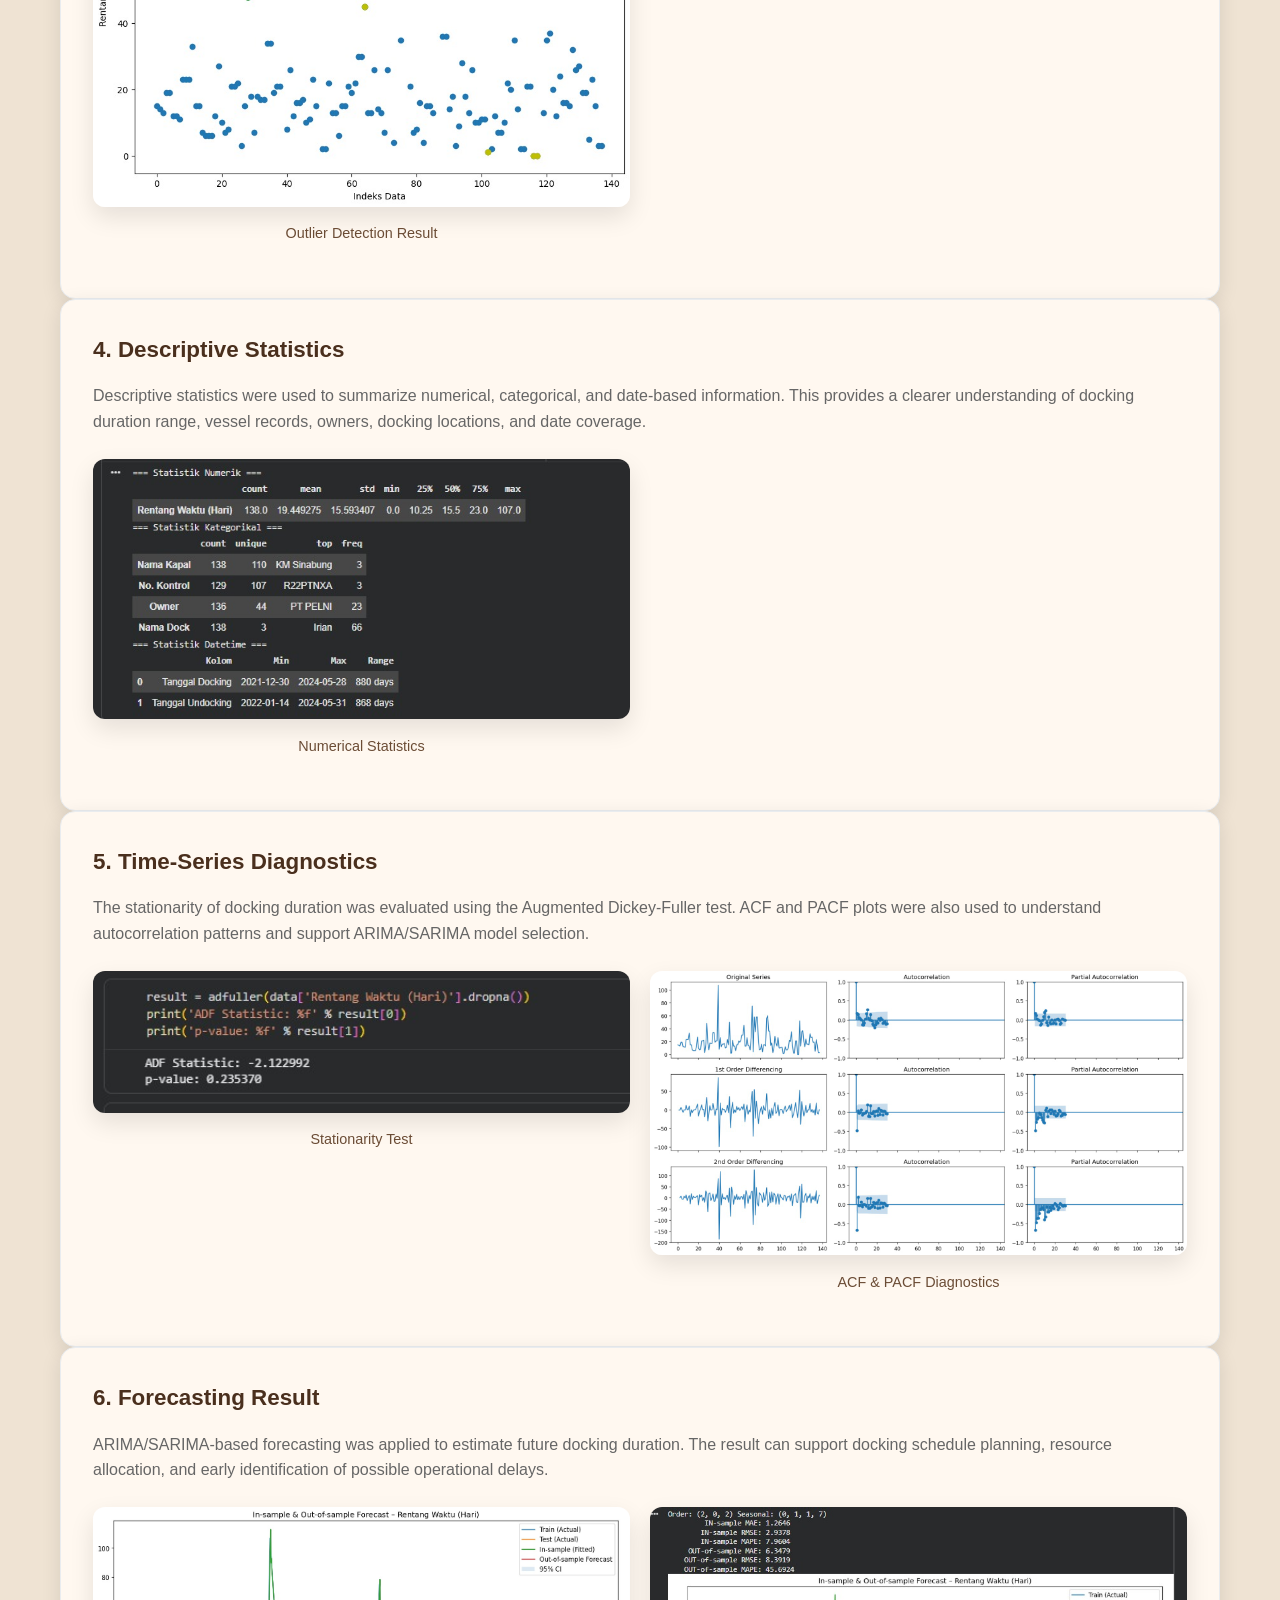
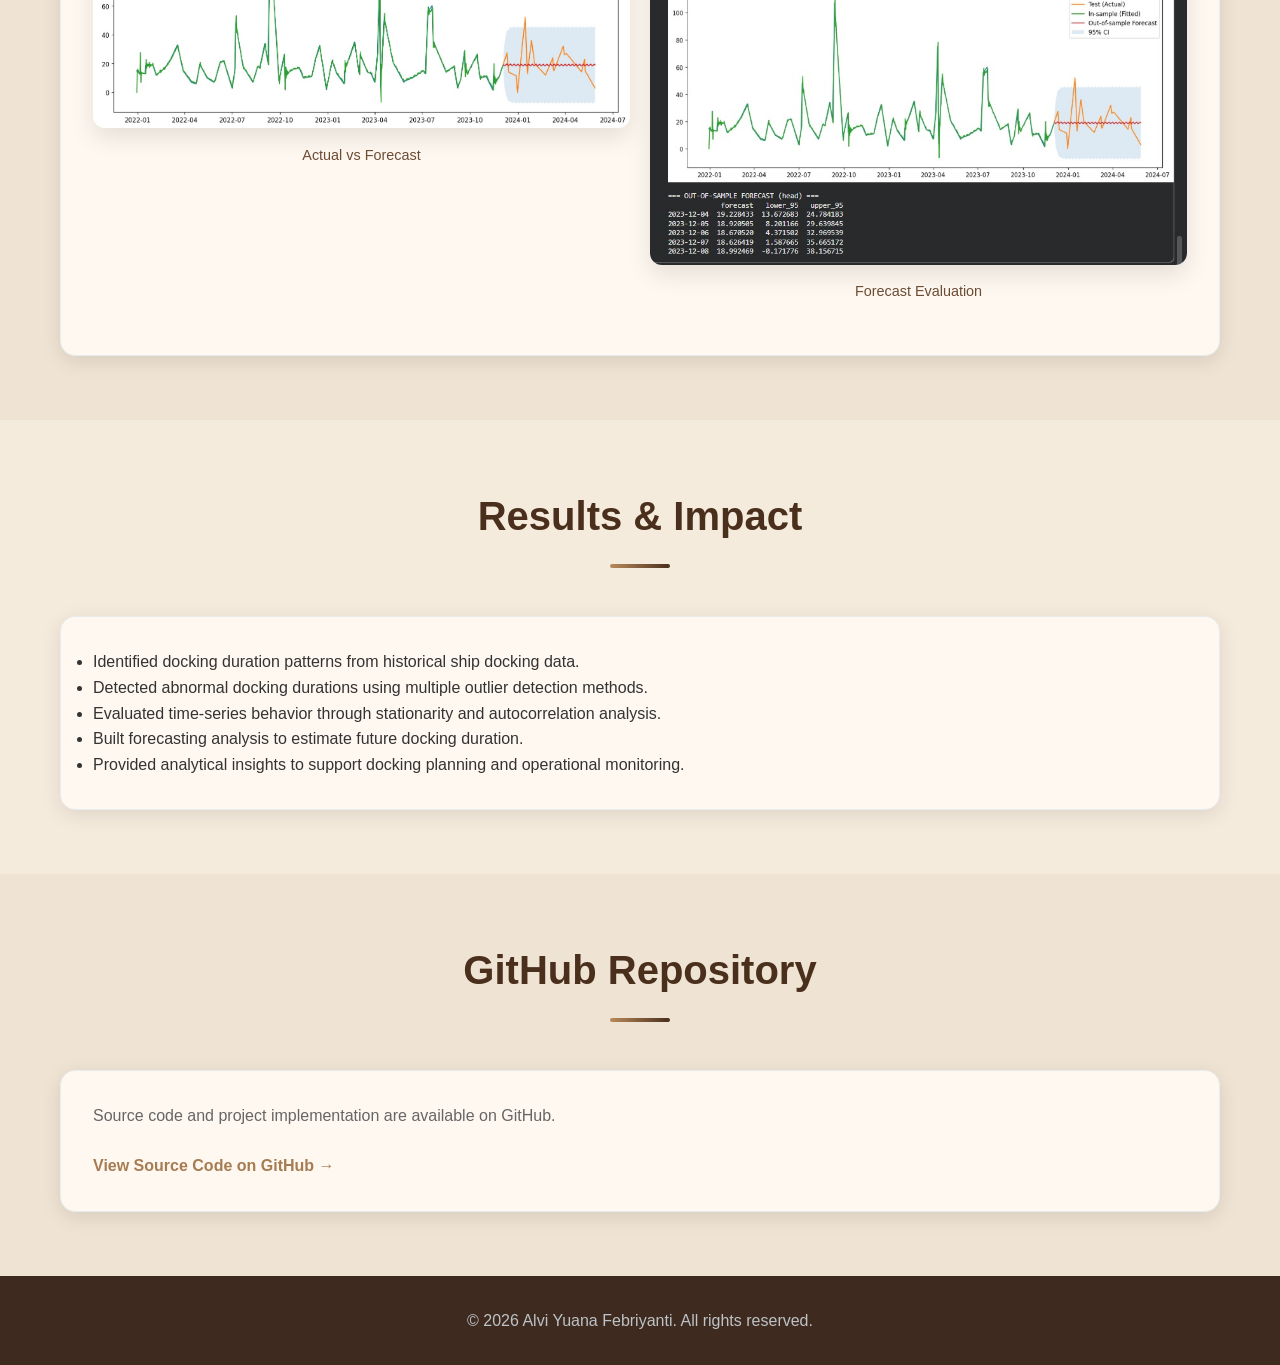
<file: project-docking.html>
<!DOCTYPE html>
<html lang="en">
<head>
    <meta charset="UTF-8">
    <title>Ship Docking Duration Analysis</title>
    <link rel="stylesheet" href="style.css">
</head>
<body>

<header class="header">
    <div class="container">
        <div class="header-content">
            <h1 class="name">Ship Docking Analysis</h1>
            <p class="title">Data Analysis & Forecasting Project</p>
        </div>

        <nav class="nav">
            <ul class="nav-list">
                <li><a href="index.html" class="nav-link active">Back to Portfolio</a></li>
                <li><a href="https://github.com/alviyuana15/arima-docking-forecast.git" target="_blank" class="nav-link">GitHub</a></li>
            </ul>
        </nav>
    </div>
</header>

<main>

<section class="section">
    <div class="container">
        <h2 class="section-title">Ship Docking Duration Analysis & Forecasting</h2>

        <div class="project-card">
            <h3 class="project-title">Project Overview</h3>
            <p class="project-description">
                This project analyzes ship docking records to understand docking duration patterns,
                identify abnormal docking time, and forecast future docking duration. The analysis
                supports operational monitoring by transforming historical docking data into useful
                insights for planning and decision-making.
            </p>

            <p class="project-description">
                The analysis includes data cleaning, descriptive statistics, outlier detection,
                stationarity testing, time-series diagnostics, and forecasting using ARIMA/SARIMA-based
                modeling.
            </p>
        </div>
    </div>
</section>

<section class="section">
    <div class="container">
        <h2 class="section-title">Objectives</h2>

        <div class="project-card">
            <ul>
                <li>Analyze historical ship docking duration patterns.</li>
                <li>Clean and prepare docking data for analysis.</li>
                <li>Detect abnormal docking durations using statistical and machine learning methods.</li>
                <li>Evaluate time-series characteristics using stationarity and autocorrelation analysis.</li>
                <li>Forecast future docking duration to support operational planning.</li>
            </ul>
        </div>
    </div>
</section>

<section class="section">
    <div class="container">
        <h2 class="section-title">Tools & Technologies</h2>

        <div class="project-tools">
            <span class="tool-tag">Python</span>
            <span class="tool-tag">Pandas</span>
            <span class="tool-tag">NumPy</span>
            <span class="tool-tag">Matplotlib</span>
            <span class="tool-tag">Seaborn</span>
            <span class="tool-tag">Scikit-learn</span>
            <span class="tool-tag">Statsmodels</span>
        </div>
    </div>
</section>

<section class="section">
    <div class="container">
        <h2 class="section-title">Analysis Documentation</h2>

        <div class="project-card">
            <h3 class="project-title">1. Data Preparation</h3>
            <p class="project-description">
                The dataset was cleaned by handling missing values, converting docking and undocking
                dates into datetime format, and validating docking duration values. This step ensures
                the data is ready for further statistical and time-series analysis.
            </p>

            <div class="image-group">
                <div>
                    <img src="images/docking-data-preview.png" alt="Docking Dataset Preview">
                    <p style="text-align:center;">Dataset Preview</p>
                </div>
            </div>
        </div>

        <div class="project-card">
            <h3 class="project-title">2. Docking Duration Trend</h3>
            <p class="project-description">
                A time-series visualization was created to observe docking duration over time. This helps
                identify whether docking duration shows increasing, decreasing, seasonal, or irregular
                patterns.
            </p>

            <div class="image-group">
                <div>
                    <img src="images/docking-trend-1.png" alt="Docking Duration Trend">
                    <p style="text-align:center;">Docking Duration Over Time</p>
                </div>
            </div>
        </div>

        <div class="project-card">
            <h3 class="project-title">3. Outlier Detection</h3>
            <p class="project-description">
                Outlier detection was performed using Z-score, IQR, and Isolation Forest to identify
                abnormal docking durations. These anomalies may indicate unusual operational conditions,
                delayed processes, or data irregularities that require further investigation.
            </p>

            <div class="image-group">
                <div>
                    <img src="images/docking-outlier-1.png" alt="Docking Outlier Detection">
                    <p style="text-align:center;">Outlier Detection Result</p>
                </div>
            </div>
        </div>

        <div class="project-card">
            <h3 class="project-title">4. Descriptive Statistics</h3>
            <p class="project-description">
                Descriptive statistics were used to summarize numerical, categorical, and date-based
                information. This provides a clearer understanding of docking duration range, vessel
                records, owners, docking locations, and date coverage.
            </p>

            <div class="image-group">
                <div>
                    <img src="images/docking-statistics-1.png" alt="Numerical Statistics">
                    <p style="text-align:center;">Numerical Statistics</p>
                </div>
            </div>
        </div>

        <div class="project-card">
            <h3 class="project-title">5. Time-Series Diagnostics</h3>
            <p class="project-description">
                The stationarity of docking duration was evaluated using the Augmented Dickey-Fuller
                test. ACF and PACF plots were also used to understand autocorrelation patterns and support
                ARIMA/SARIMA model selection.
            </p>

            <div class="image-group">
                <div>
                    <img src="images/docking-timeseries-1.png" alt="ADF Test and Stationarity">
                    <p style="text-align:center;">Stationarity Test</p>
                </div>

                <div>
                    <img src="images/docking-timeseries-2.png" alt="ACF and PACF Plot">
                    <p style="text-align:center;">ACF & PACF Diagnostics</p>
                </div>
            </div>
        </div>

        <div class="project-card">
            <h3 class="project-title">6. Forecasting Result</h3>
            <p class="project-description">
                ARIMA/SARIMA-based forecasting was applied to estimate future docking duration. The result
                can support docking schedule planning, resource allocation, and early identification of
                possible operational delays.
            </p>

            <div class="image-group">
                <div>
                    <img src="images/docking-forecast-1.png" alt="Docking Forecast Result">
                    <p style="text-align:center;">Actual vs Forecast</p>
                </div>

                <div>
                    <img src="images/docking-forecast-2.png" alt="Forecast Evaluation">
                    <p style="text-align:center;">Forecast Evaluation</p>
                </div>
            </div>
        </div>

    </div>
</section>

<section class="section">
    <div class="container">
        <h2 class="section-title">Results & Impact</h2>

        <div class="project-card">
            <ul>
                <li>Identified docking duration patterns from historical ship docking data.</li>
                <li>Detected abnormal docking durations using multiple outlier detection methods.</li>
                <li>Evaluated time-series behavior through stationarity and autocorrelation analysis.</li>
                <li>Built forecasting analysis to estimate future docking duration.</li>
                <li>Provided analytical insights to support docking planning and operational monitoring.</li>
            </ul>
        </div>
    </div>
</section>

<section class="section">
    <div class="container">
        <h2 class="section-title">GitHub Repository</h2>

        <div class="project-card">
            <p class="project-description">
                Source code and project implementation are available on GitHub.
            </p>

            <a href="https://github.com/alviyuana15/arima-docking-forecast.git" target="_blank" class="project-link">
                View Source Code on GitHub →
            </a>
        </div>
    </div>
</section>

</main>

<footer class="footer">
    <div class="container">
        <p class="footer-copyright">© 2026 Alvi Yuana Febriyanti. All rights reserved.</p>
    </div>
</footer>

</body>
</html>
</file>
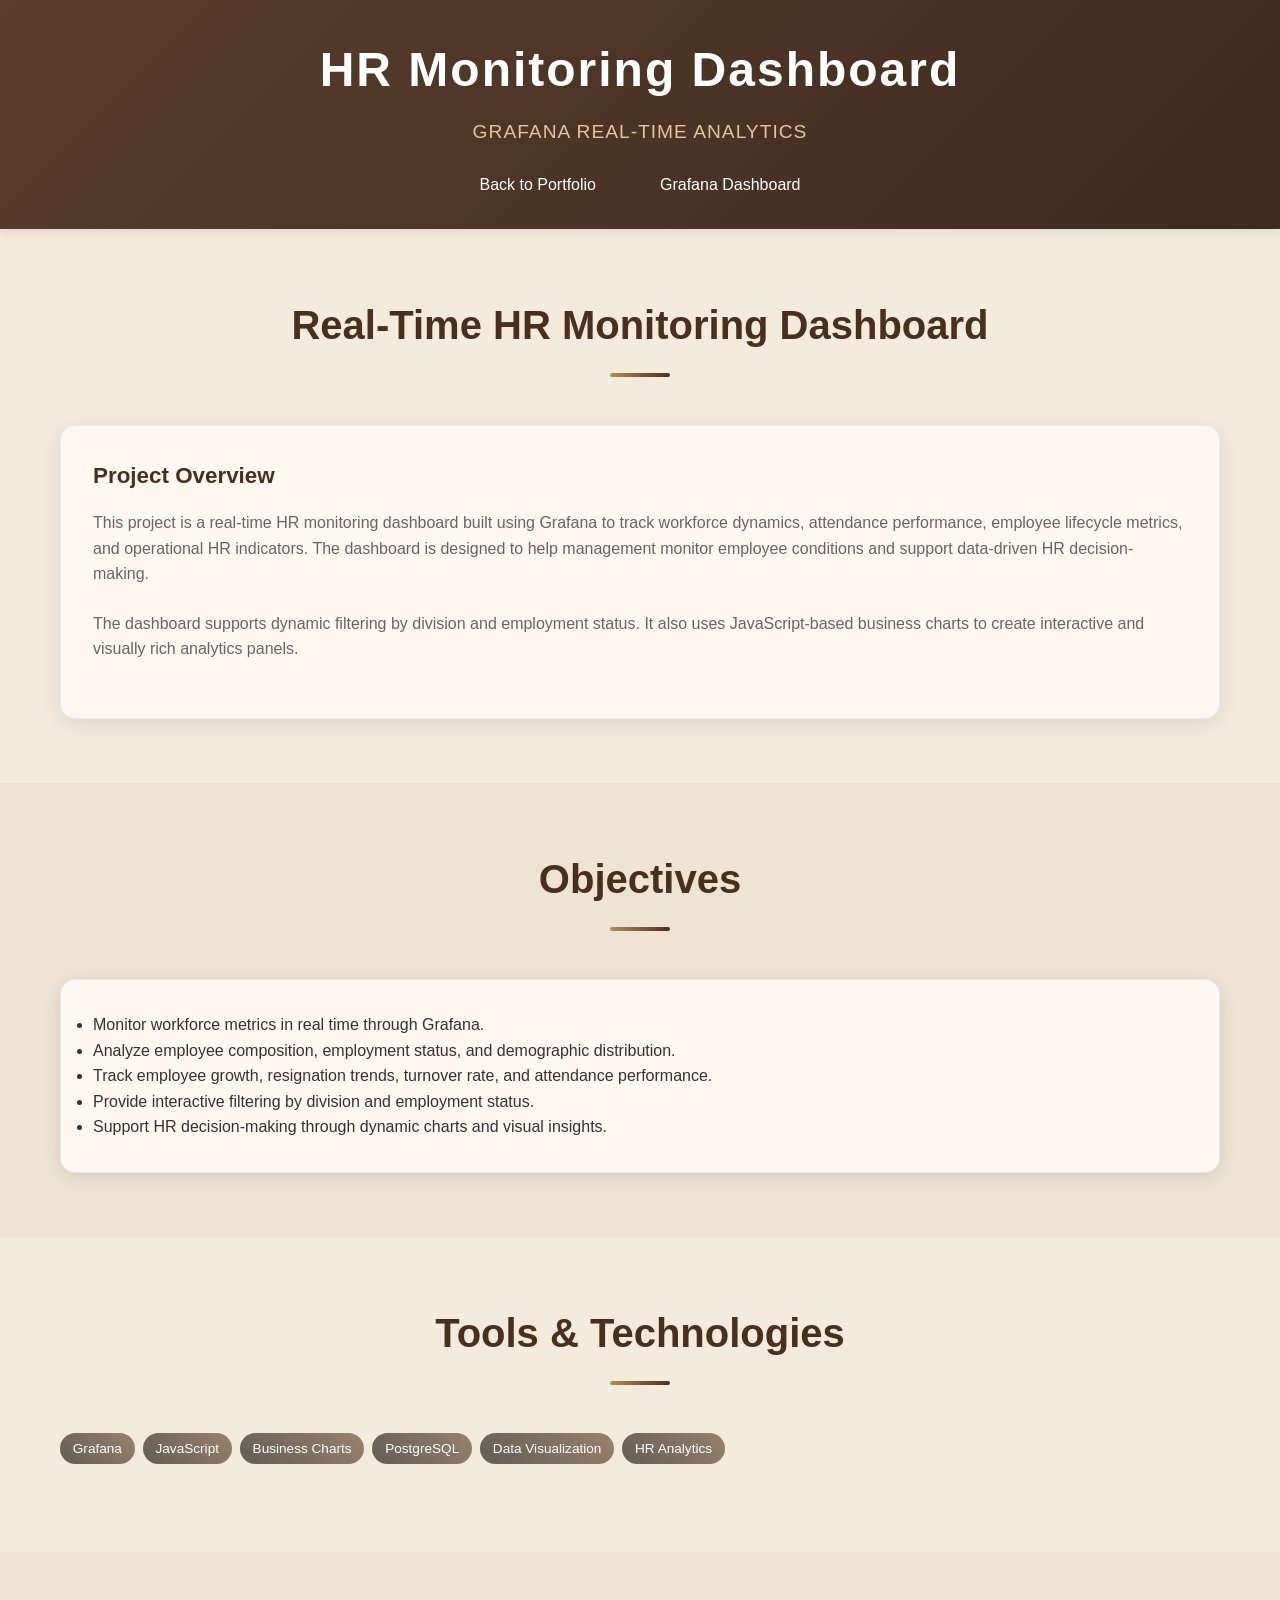
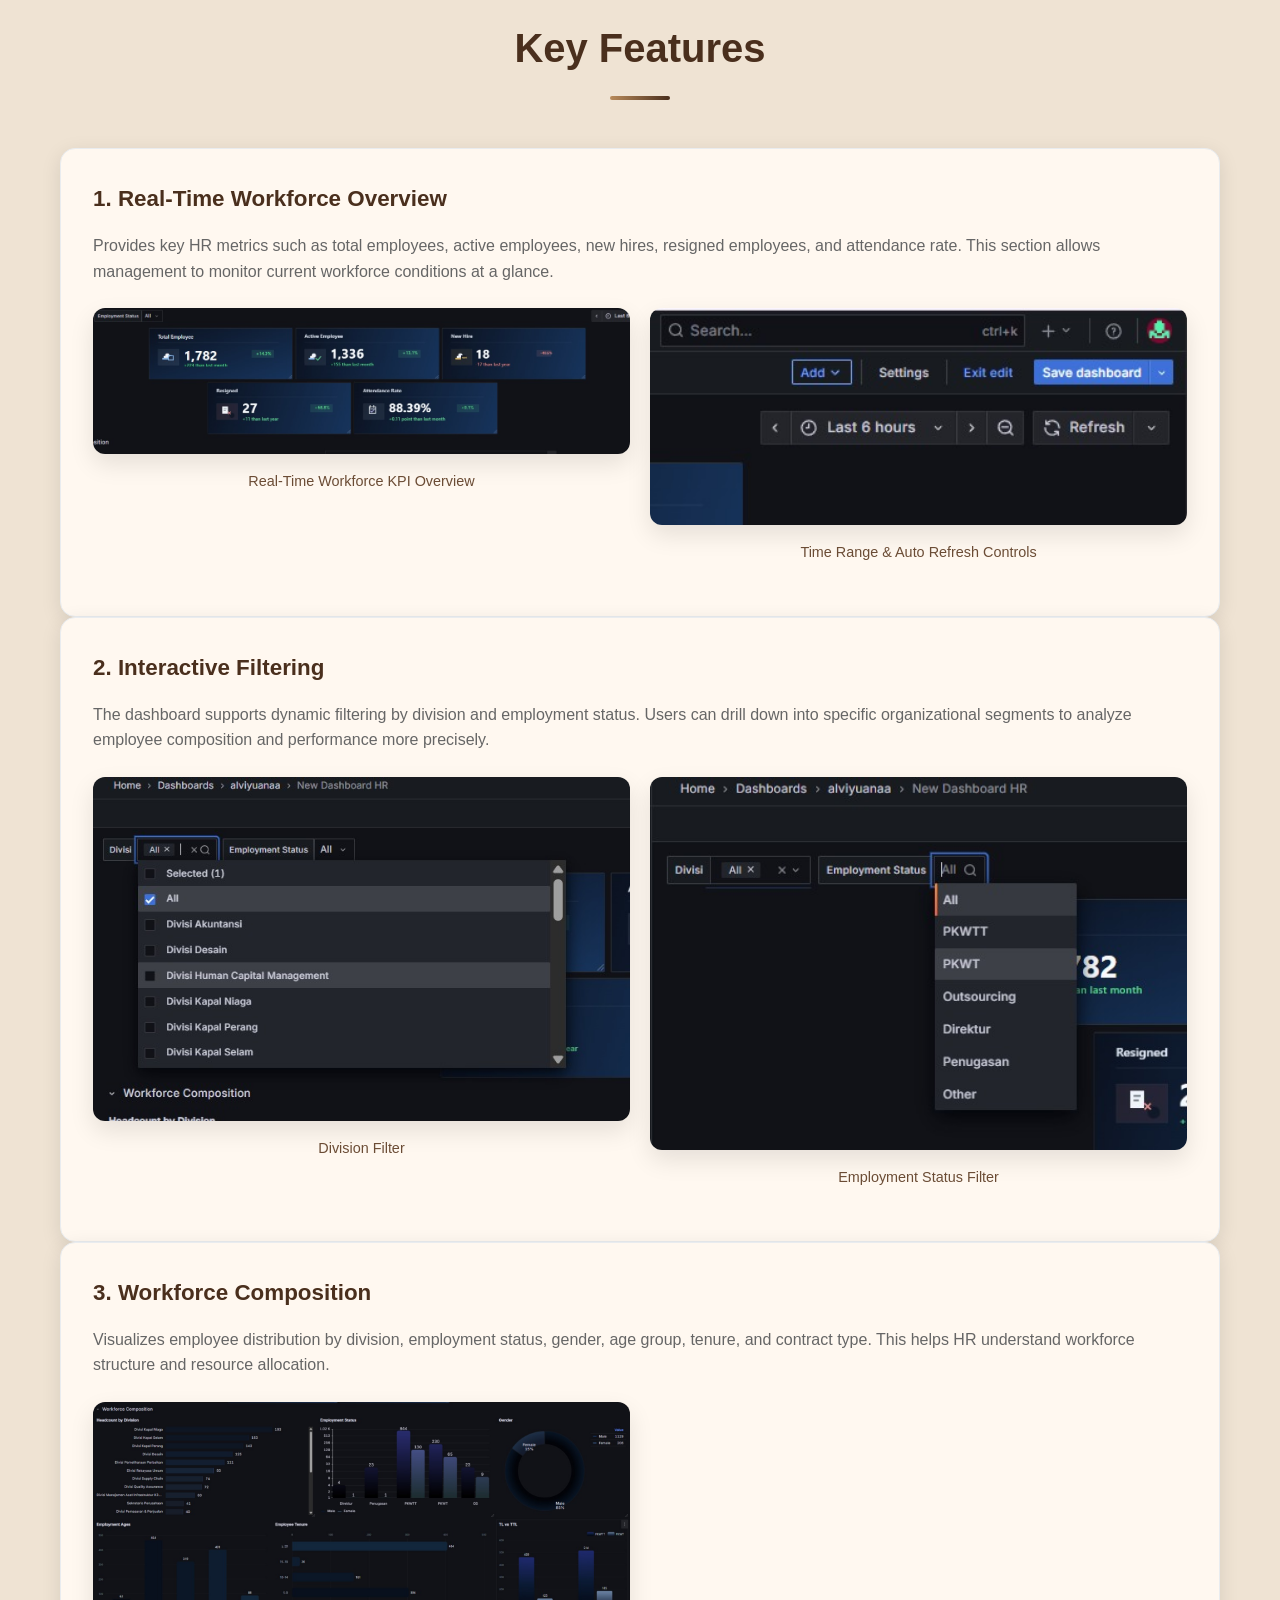
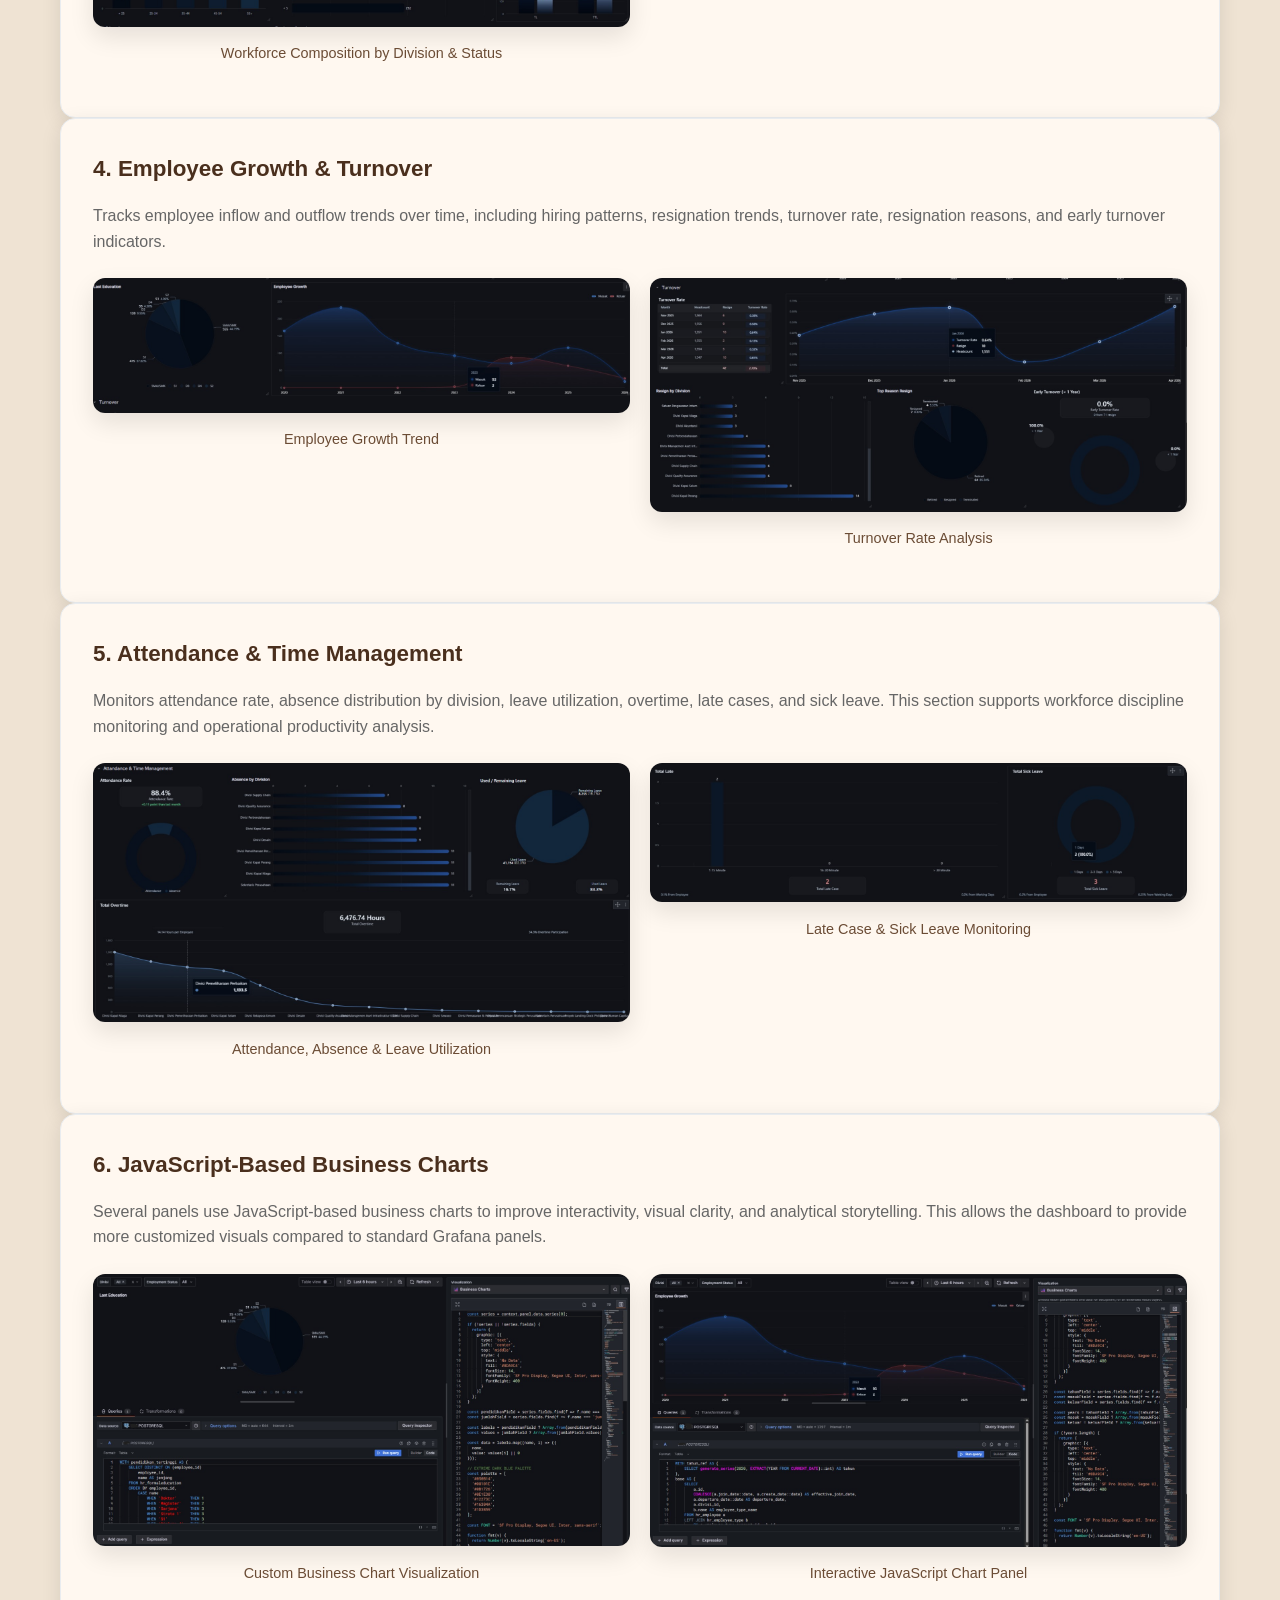
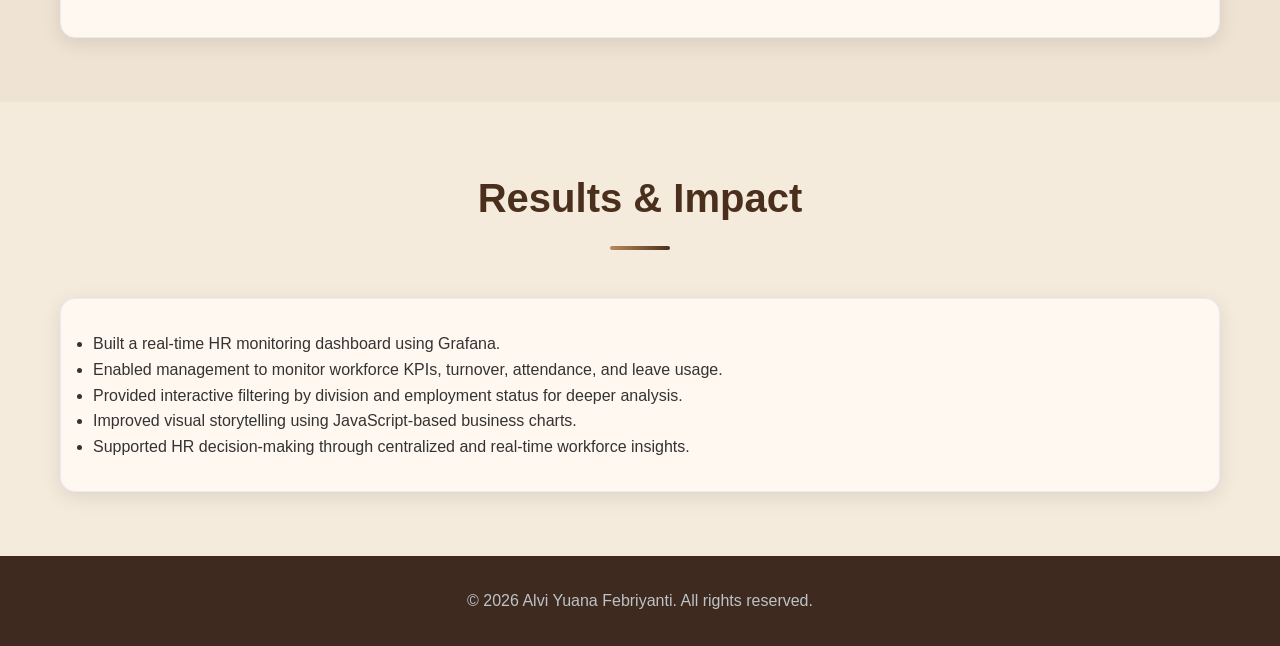
<file: project-hr-grafana.html>
<!DOCTYPE html>
<html lang="en">
<head>
    <meta charset="UTF-8">
    <title>Real-Time HR Monitoring Dashboard</title>
    <link rel="stylesheet" href="style.css">
</head>
<body>

<header class="header">
    <div class="container">
        <div class="header-content">
            <h1 class="name">HR Monitoring Dashboard</h1>
            <p class="title">Grafana Real-Time Analytics</p>
        </div>

        <nav class="nav">
            <ul class="nav-list">
                <li><a href="index.html" class="nav-link">Back to Portfolio</a></li>
                <li><a href="#" class="nav-link">Grafana Dashboard</a></li>
            </ul>
        </nav>
    </div>
</header>

<main>

<section class="section">
    <div class="container">
        <h2 class="section-title">Real-Time HR Monitoring Dashboard</h2>

        <div class="project-card">
            <h3 class="project-title">Project Overview</h3>
            <p class="project-description">
                This project is a real-time HR monitoring dashboard built using Grafana to track workforce
                dynamics, attendance performance, employee lifecycle metrics, and operational HR indicators.
                The dashboard is designed to help management monitor employee conditions and support
                data-driven HR decision-making.
            </p>

            <p class="project-description">
                The dashboard supports dynamic filtering by division and employment status. It also uses
                JavaScript-based business charts to create interactive and visually rich analytics panels.
            </p>
        </div>
    </div>
</section>

<section class="section">
    <div class="container">
        <h2 class="section-title">Objectives</h2>

        <div class="project-card">
            <ul>
                <li>Monitor workforce metrics in real time through Grafana.</li>
                <li>Analyze employee composition, employment status, and demographic distribution.</li>
                <li>Track employee growth, resignation trends, turnover rate, and attendance performance.</li>
                <li>Provide interactive filtering by division and employment status.</li>
                <li>Support HR decision-making through dynamic charts and visual insights.</li>
            </ul>
        </div>
    </div>
</section>

<section class="section">
    <div class="container">
        <h2 class="section-title">Tools & Technologies</h2>

        <div class="project-tools">
            <span class="tool-tag">Grafana</span>
            <span class="tool-tag">JavaScript</span>
            <span class="tool-tag">Business Charts</span>
            <span class="tool-tag">PostgreSQL</span>
            <span class="tool-tag">Data Visualization</span>
            <span class="tool-tag">HR Analytics</span>
        </div>
    </div>
</section>

<section class="section">
    <div class="container">
        <h2 class="section-title">Key Features</h2>

        <div class="project-card">
            <h3 class="project-title">1. Real-Time Workforce Overview</h3>
            <p class="project-description">
                Provides key HR metrics such as total employees, active employees, new hires, resigned
                employees, and attendance rate. This section allows management to monitor current workforce
                conditions at a glance.
            </p>

            <div class="image-group">
                <div>
                    <img src="images/hr-overview-1.png" alt="HR Workforce Overview">
                    <p style="text-align:center;">Real-Time Workforce KPI Overview</p>
                </div>

                <div>
                    <img src="images/hr-overview-2.png" alt="Grafana Time Range and Refresh">
                    <p style="text-align:center;">Time Range & Auto Refresh Controls</p>
                </div>
            </div>
        </div>

        <div class="project-card">
            <h3 class="project-title">2. Interactive Filtering</h3>
            <p class="project-description">
                The dashboard supports dynamic filtering by division and employment status. Users can drill
                down into specific organizational segments to analyze employee composition and performance
                more precisely.
            </p>

            <div class="image-group">
                <div>
                    <img src="images/hr-filter-1.png" alt="Division Filter">
                    <p style="text-align:center;">Division Filter</p>
                </div>

                <div>
                    <img src="images/hr-filter-2.png" alt="Employment Status Filter">
                    <p style="text-align:center;">Employment Status Filter</p>
                </div>
            </div>
        </div>

        <div class="project-card">
            <h3 class="project-title">3. Workforce Composition</h3>
            <p class="project-description">
                Visualizes employee distribution by division, employment status, gender, age group, tenure,
                and contract type. This helps HR understand workforce structure and resource allocation.
            </p>

            <div class="image-group">
                <div>
                    <img src="images/hr-composition-1.png" alt="Workforce Composition Dashboard">
                    <p style="text-align:center;">Workforce Composition by Division & Status</p>
                </div>
            </div>
        </div>

        <div class="project-card">
            <h3 class="project-title">4. Employee Growth & Turnover</h3>
            <p class="project-description">
                Tracks employee inflow and outflow trends over time, including hiring patterns, resignation
                trends, turnover rate, resignation reasons, and early turnover indicators.
            </p>

            <div class="image-group">
                <div>
                    <img src="images/hr-growth-1.png" alt="Employee Growth Chart">
                    <p style="text-align:center;">Employee Growth Trend</p>
                </div>

                <div>
                    <img src="images/hr-turnover-1.png" alt="Turnover Dashboard">
                    <p style="text-align:center;">Turnover Rate Analysis</p>
                </div>
            </div>
        </div>

        <div class="project-card">
            <h3 class="project-title">5. Attendance & Time Management</h3>
            <p class="project-description">
                Monitors attendance rate, absence distribution by division, leave utilization, overtime,
                late cases, and sick leave. This section supports workforce discipline monitoring and
                operational productivity analysis.
            </p>

            <div class="image-group">
                <div>
                    <img src="images/hr-attendance-1.png" alt="Attendance and Leave Dashboard">
                    <p style="text-align:center;">Attendance, Absence & Leave Utilization</p>
                </div>

                <div>
                    <img src="images/hr-attendance-2.png" alt="Late and Sick Leave Dashboard">
                    <p style="text-align:center;">Late Case & Sick Leave Monitoring</p>
                </div>
            </div>
        </div>

        <div class="project-card">
            <h3 class="project-title">6. JavaScript-Based Business Charts</h3>
            <p class="project-description">
                Several panels use JavaScript-based business charts to improve interactivity, visual clarity,
                and analytical storytelling. This allows the dashboard to provide more customized visuals
                compared to standard Grafana panels.
            </p>

            <div class="image-group">
                <div>
                    <img src="images/hr-business-chart-1.png" alt="Business Chart Visualization">
                    <p style="text-align:center;">Custom Business Chart Visualization</p>
                </div>

                <div>
                    <img src="images/hr-business-chart-2.png" alt="Interactive HR Chart">
                    <p style="text-align:center;">Interactive JavaScript Chart Panel</p>
                </div>
            </div>
        </div>

    </div>
</section>

<section class="section">
    <div class="container">
        <h2 class="section-title">Results & Impact</h2>

        <div class="project-card">
            <ul>
                <li>Built a real-time HR monitoring dashboard using Grafana.</li>
                <li>Enabled management to monitor workforce KPIs, turnover, attendance, and leave usage.</li>
                <li>Provided interactive filtering by division and employment status for deeper analysis.</li>
                <li>Improved visual storytelling using JavaScript-based business charts.</li>
                <li>Supported HR decision-making through centralized and real-time workforce insights.</li>
            </ul>
        </div>
    </div>
</section>

</main>

<footer class="footer">
    <div class="container">
        <p class="footer-copyright">© 2026 Alvi Yuana Febriyanti. All rights reserved.</p>
    </div>
</footer>

</body>
</html>
</file>
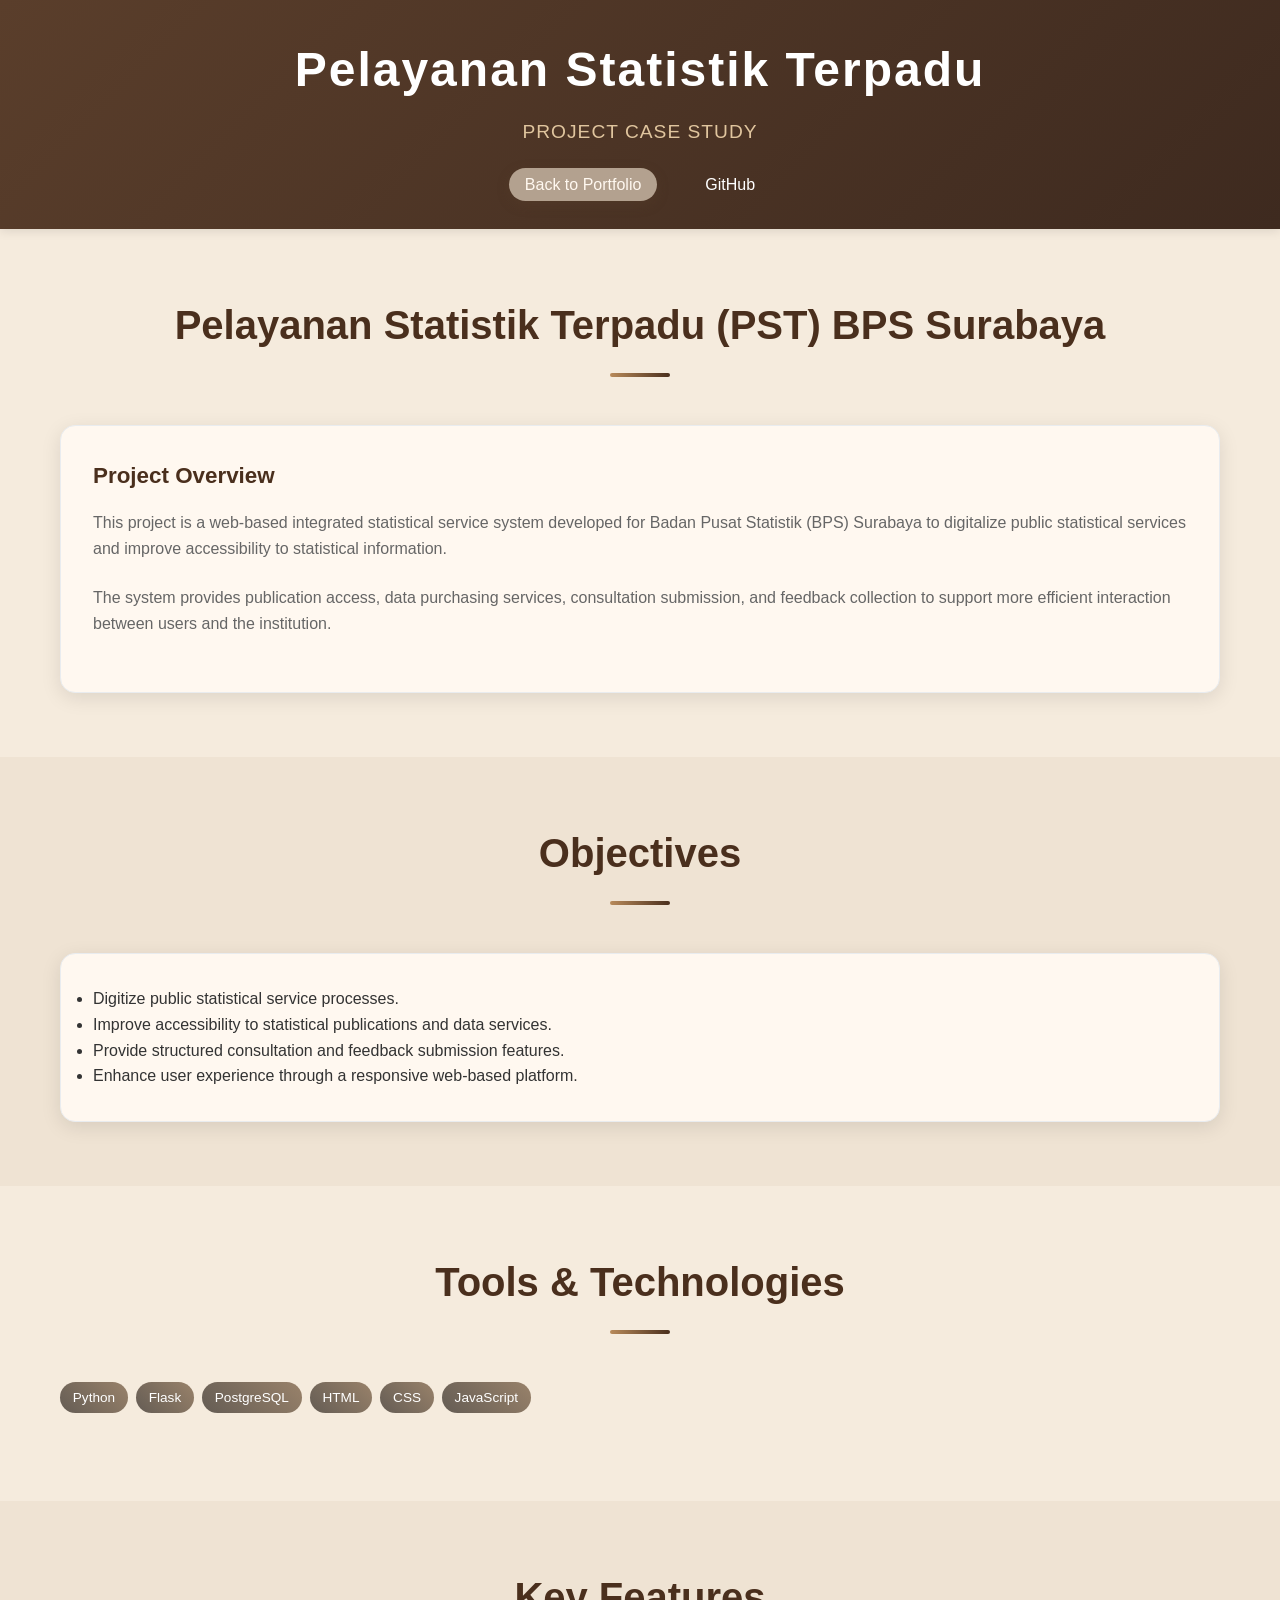
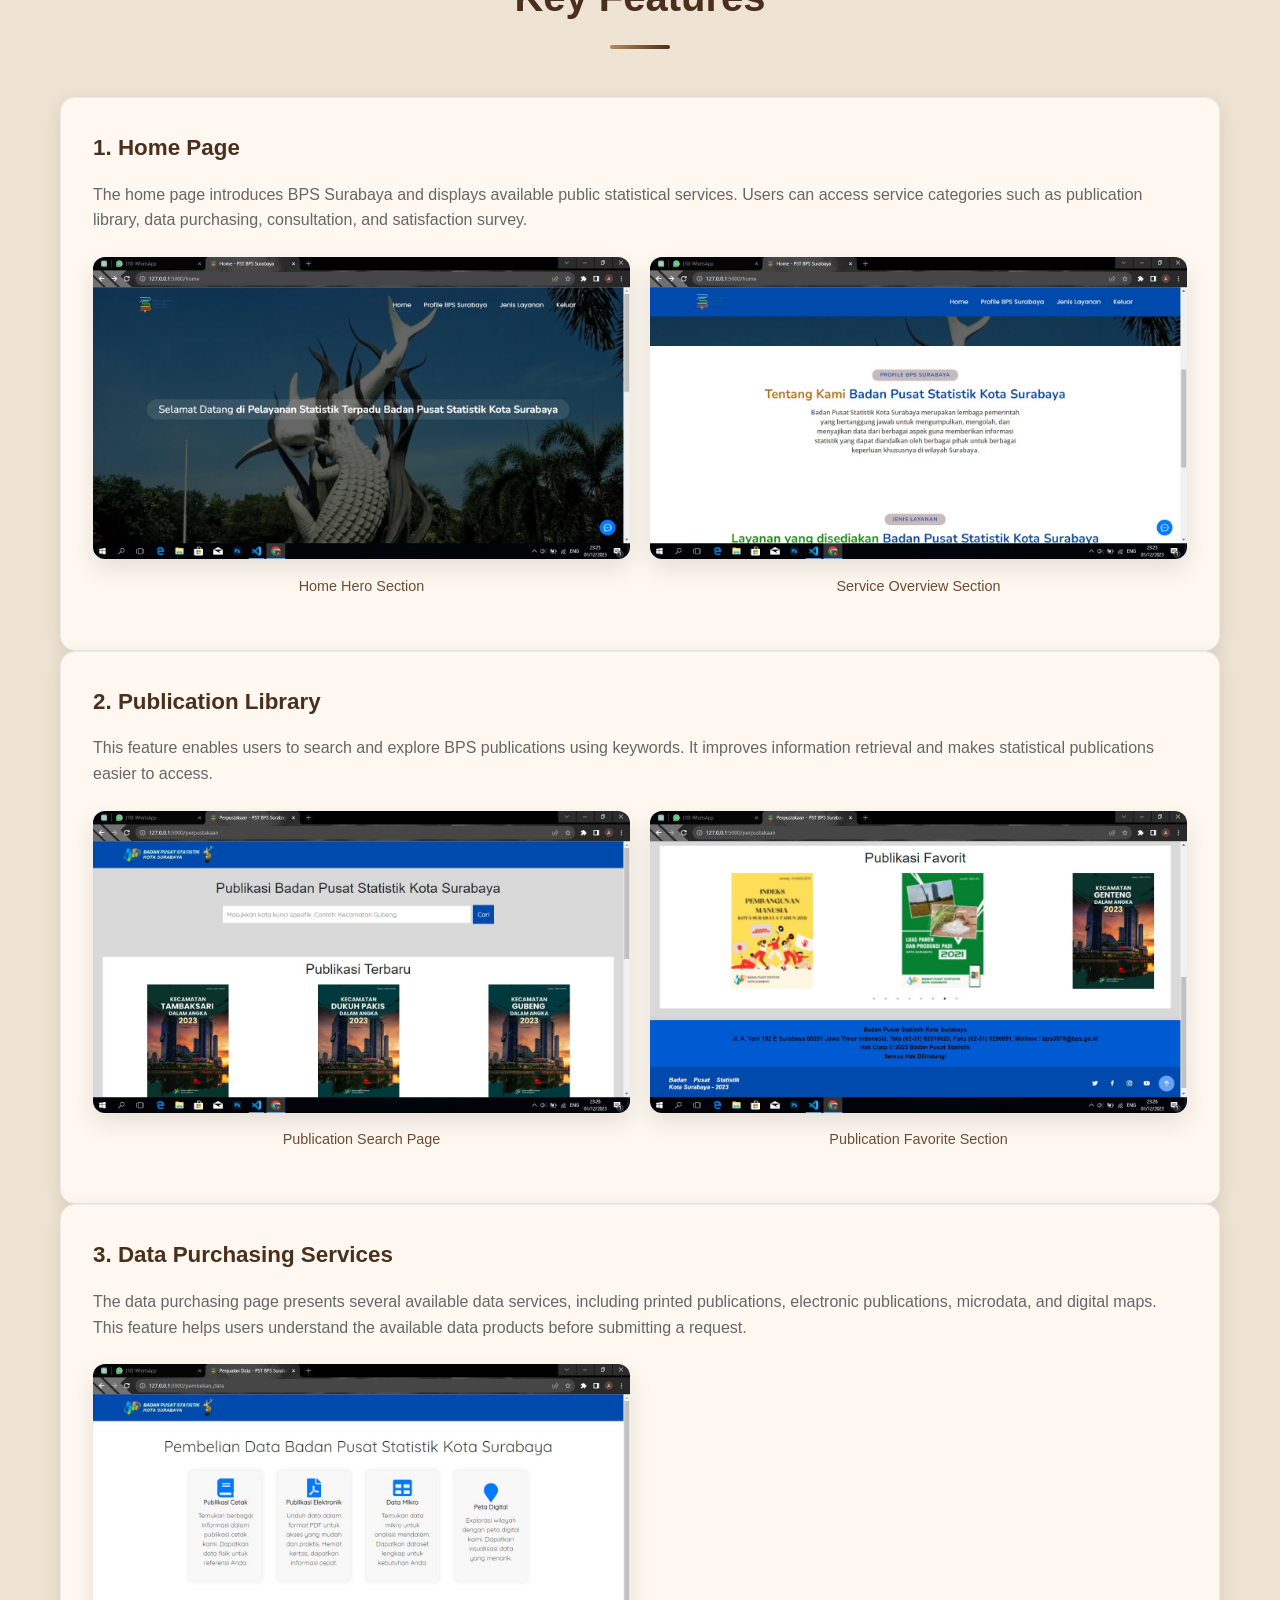
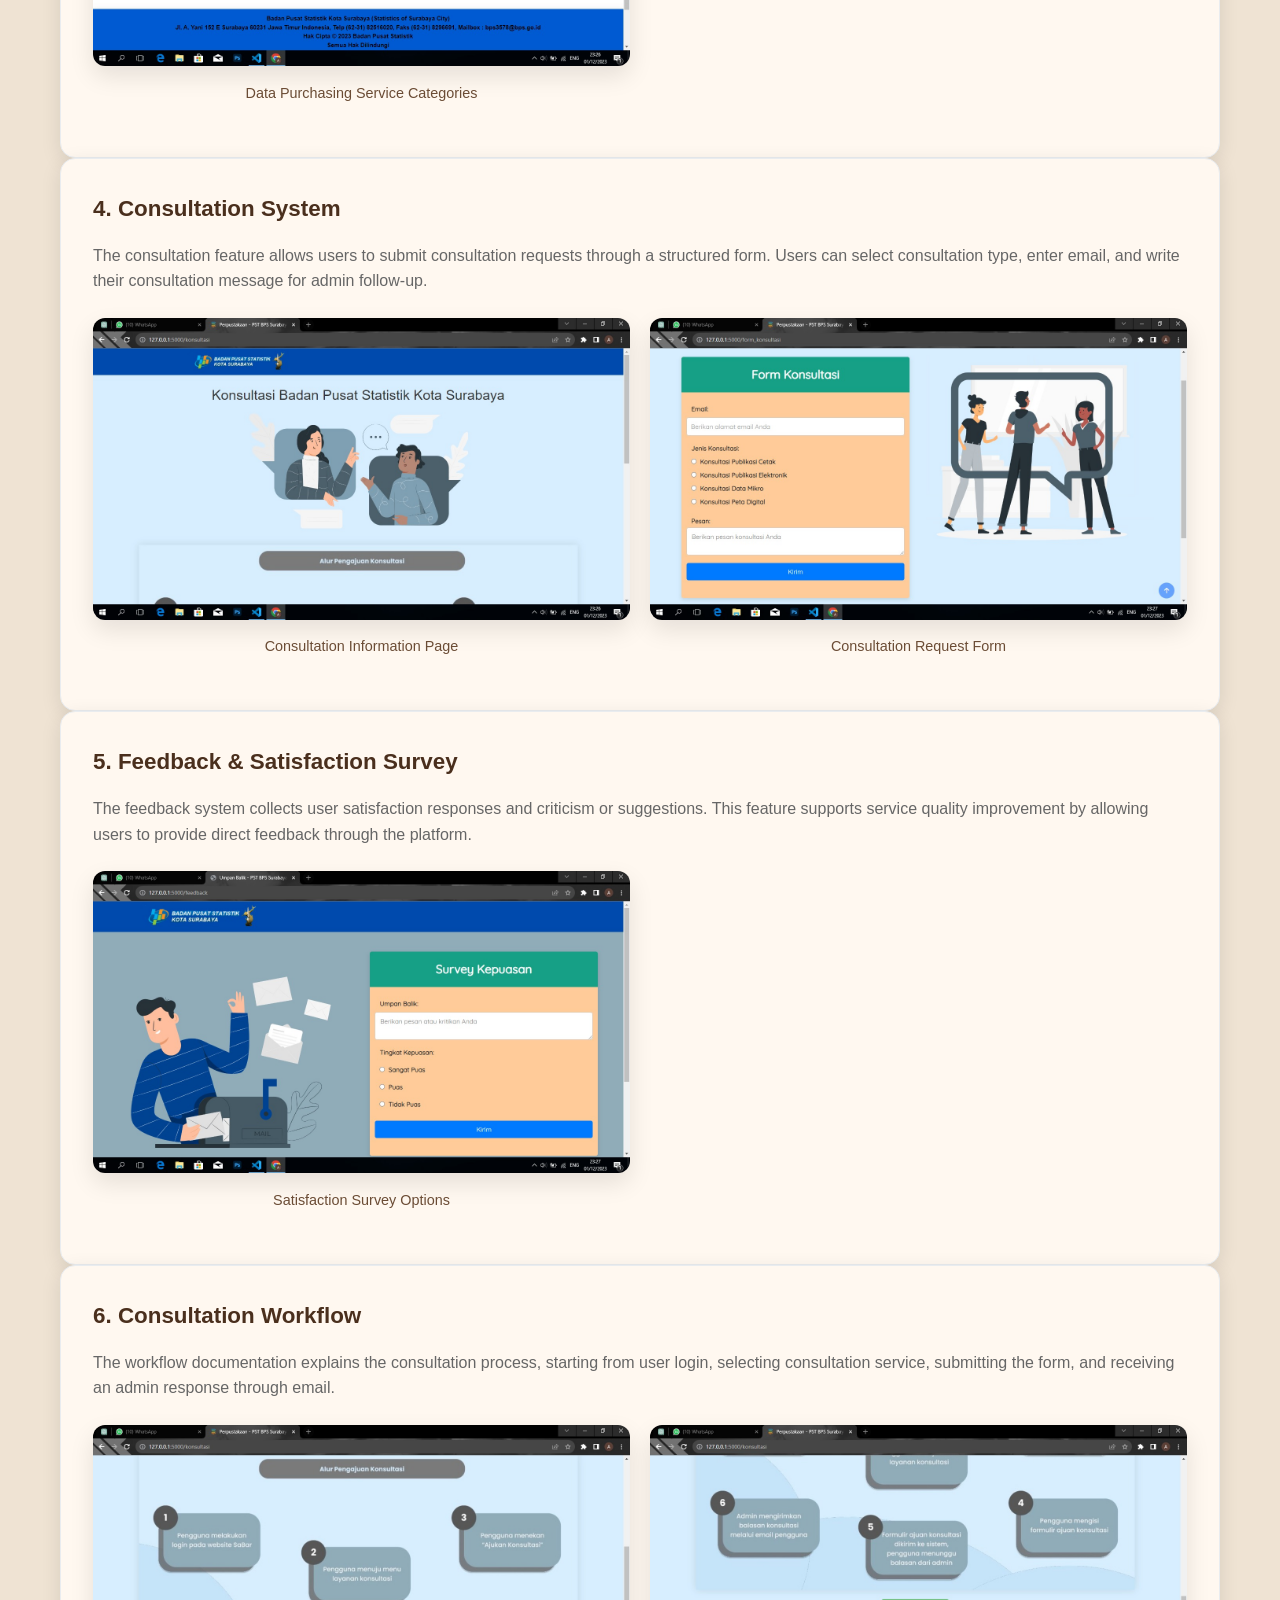
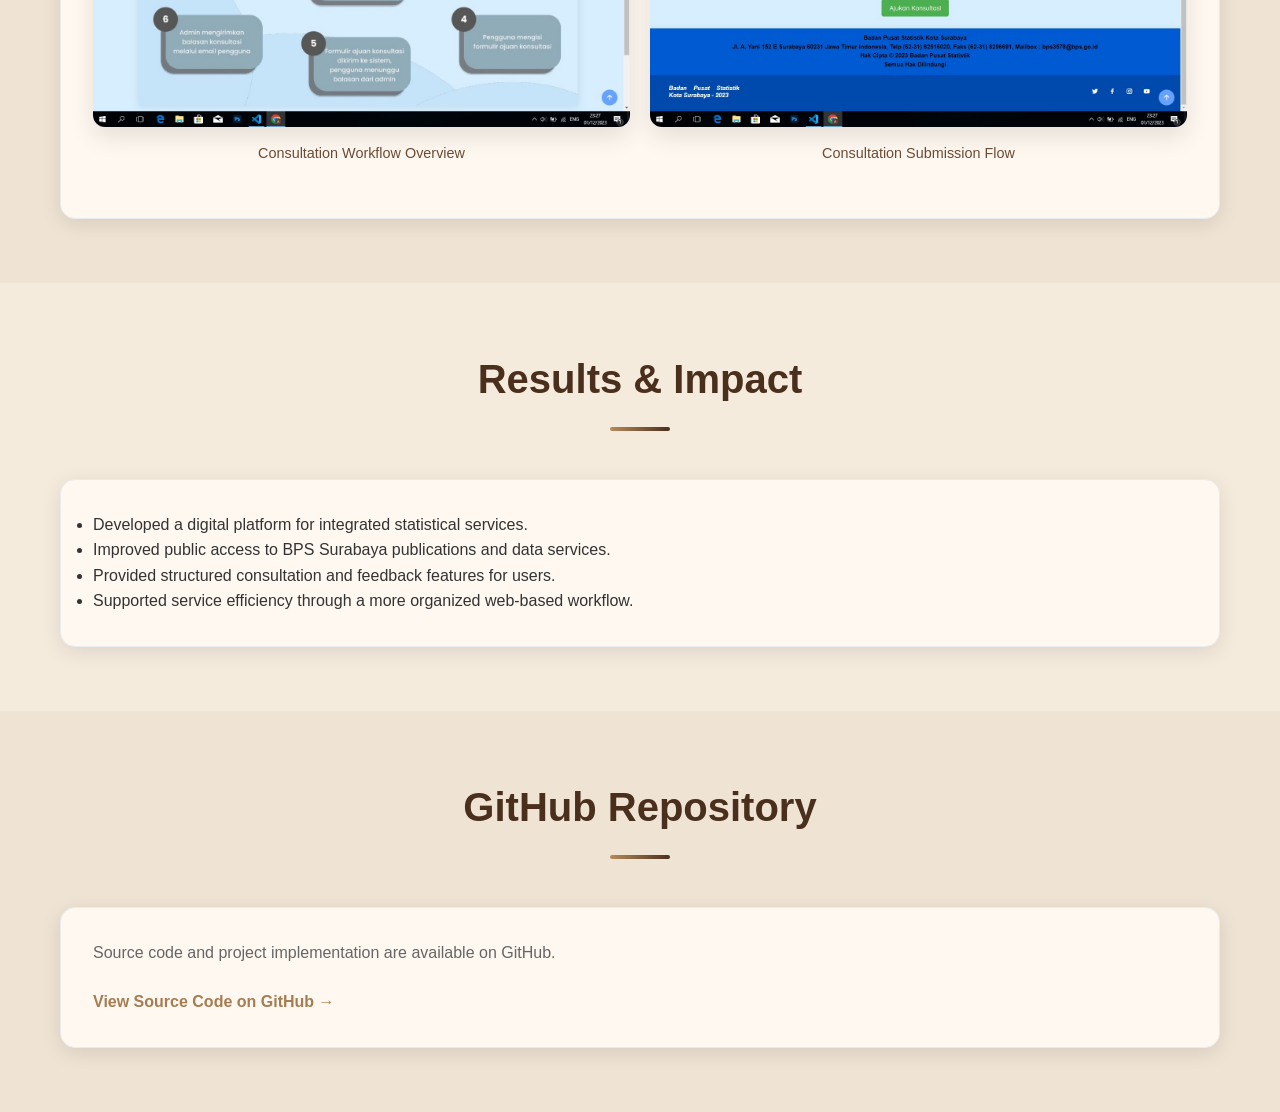
<file: project-pst.html>
<!DOCTYPE html>
<html lang="en">
<head>
    <meta charset="UTF-8">
    <title>Pelayanan Statistik Terpadu - Project</title>
    <link rel="stylesheet" href="style.css">
</head>
<body>

<header class="header">
    <div class="container">
        <div class="header-content">
            <h1 class="name">Pelayanan Statistik Terpadu</h1>
            <p class="title">Project Case Study</p>
        </div>

        <nav class="nav">
            <ul class="nav-list">
                <li><a href="index.html" class="nav-link active">Back to Portfolio</a></li>
                <li><a href="https://github.com/alviyuana15/web-pelayanan-statistik-terpadu.git" target="_blank" class="nav-link">GitHub</a></li>
            </ul>
        </nav>
    </div>
</header>

<main>

<section class="section">
    <div class="container">
        <h2 class="section-title">Pelayanan Statistik Terpadu (PST) BPS Surabaya</h2>

        <div class="project-card">
            <h3 class="project-title">Project Overview</h3>
            <p class="project-description">
                This project is a web-based integrated statistical service system developed for
                Badan Pusat Statistik (BPS) Surabaya to digitalize public statistical services
                and improve accessibility to statistical information.
            </p>

            <p class="project-description">
                The system provides publication access, data purchasing services, consultation
                submission, and feedback collection to support more efficient interaction between
                users and the institution.
            </p>
        </div>
    </div>
</section>

<section class="section">
    <div class="container">
        <h2 class="section-title">Objectives</h2>

        <div class="project-card">
            <ul>
                <li>Digitize public statistical service processes.</li>
                <li>Improve accessibility to statistical publications and data services.</li>
                <li>Provide structured consultation and feedback submission features.</li>
                <li>Enhance user experience through a responsive web-based platform.</li>
            </ul>
        </div>
    </div>
</section>

<section class="section">
    <div class="container">
        <h2 class="section-title">Tools & Technologies</h2>

        <div class="project-tools">
            <span class="tool-tag">Python</span>
            <span class="tool-tag">Flask</span>
            <span class="tool-tag">PostgreSQL</span>
            <span class="tool-tag">HTML</span>
            <span class="tool-tag">CSS</span>
            <span class="tool-tag">JavaScript</span>
        </div>
    </div>
</section>

<section class="section">
    <div class="container">
        <h2 class="section-title">Key Features</h2>

        <div class="project-card">
            <h3 class="project-title">1. Home Page</h3>
            <p class="project-description">
                The home page introduces BPS Surabaya and displays available public statistical
                services. Users can access service categories such as publication library,
                data purchasing, consultation, and satisfaction survey.
            </p>

            <div class="image-group">
                <div>
                    <img src="images/pst-home-1.jpeg" alt="PST Home Hero Section">
                    <p style="text-align:center;">Home Hero Section</p>
                </div>

                <div>
                    <img src="images/pst-home-2.jpeg" alt="PST Service Overview">
                    <p style="text-align:center;">Service Overview Section</p>
                </div>
            </div>
        </div>

        <div class="project-card">
            <h3 class="project-title">2. Publication Library</h3>
            <p class="project-description">
                This feature enables users to search and explore BPS publications using keywords.
                It improves information retrieval and makes statistical publications easier to access.
            </p>

            <div class="image-group">
                <div>
                    <img src="images/pst-library-1.jpeg" alt="Publication Search Page">
                    <p style="text-align:center;">Publication Search Page</p>
                </div>

                <div>
                    <img src="images/pst-library-2.jpeg" alt="Publication Favorite Section">
                    <p style="text-align:center;">Publication Favorite Section</p>
                </div>
            </div>
        </div>

        <div class="project-card">
            <h3 class="project-title">3. Data Purchasing Services</h3>
            <p class="project-description">
                The data purchasing page presents several available data services, including printed
                publications, electronic publications, microdata, and digital maps. This feature helps
                users understand the available data products before submitting a request.
            </p>

            <div class="image-group">
                <div>
                    <img src="images/pst-service.jpeg" alt="Data Purchasing Services">
                    <p style="text-align:center;">Data Purchasing Service Categories</p>
                </div>
            </div>
        </div>

        <div class="project-card">
            <h3 class="project-title">4. Consultation System</h3>
            <p class="project-description">
                The consultation feature allows users to submit consultation requests through a
                structured form. Users can select consultation type, enter email, and write their
                consultation message for admin follow-up.
            </p>

            <div class="image-group">
                <div>
                    <img src="images/pst-consultation-1.jpeg" alt="Consultation Information Page">
                    <p style="text-align:center;">Consultation Information Page</p>
                </div>

                <div>
                    <img src="images/pst-consultation-2.jpeg" alt="Consultation Form">
                    <p style="text-align:center;">Consultation Request Form</p>
                </div>
            </div>
        </div>

        <div class="project-card">
            <h3 class="project-title">5. Feedback & Satisfaction Survey</h3>
            <p class="project-description">
                The feedback system collects user satisfaction responses and criticism or suggestions.
                This feature supports service quality improvement by allowing users to provide direct
                feedback through the platform.
            </p>

            <div class="image-group">

                <div>
                    <img src="images/pst-feedback.jpeg" alt="Satisfaction Survey">
                    <p style="text-align:center;">Satisfaction Survey Options</p>
                </div>
            </div>
        </div>

        <div class="project-card">
            <h3 class="project-title">6. Consultation Workflow</h3>
            <p class="project-description">
                The workflow documentation explains the consultation process, starting from user login,
                selecting consultation service, submitting the form, and receiving an admin response
                through email.
            </p>

            <div class="image-group">
                <div>
                    <img src="images/pst-flow-1.jpeg" alt="Consultation Workflow Overview">
                    <p style="text-align:center;">Consultation Workflow Overview</p>
                </div>

                <div>
                    <img src="images/pst-flow-2.jpeg" alt="Consultation Submission Flow">
                    <p style="text-align:center;">Consultation Submission Flow</p>
                </div>
            </div>
        </div>

    </div>
</section>

<section class="section">
    <div class="container">
        <h2 class="section-title">Results & Impact</h2>

        <div class="project-card">
            <ul>
                <li>Developed a digital platform for integrated statistical services.</li>
                <li>Improved public access to BPS Surabaya publications and data services.</li>
                <li>Provided structured consultation and feedback features for users.</li>
                <li>Supported service efficiency through a more organized web-based workflow.</li>
            </ul>
        </div>
    </div>
</section>

<section class="section">
    <div class="container">
        <h2 class="section-title">GitHub Repository</h2>

        <div class="project-card">
            <p class="project-description">
                Source code and project implementation are available on GitHub.
            </p>

            <a href="https://github.com/alviyuana15/web-pelayanan-statistik-terpadu.git" target="_blank" class="project-link">
                View Source Code on GitHub →
            </a>
        </div>
    </div>
</section>

</main>

</body>
</html>
</file>
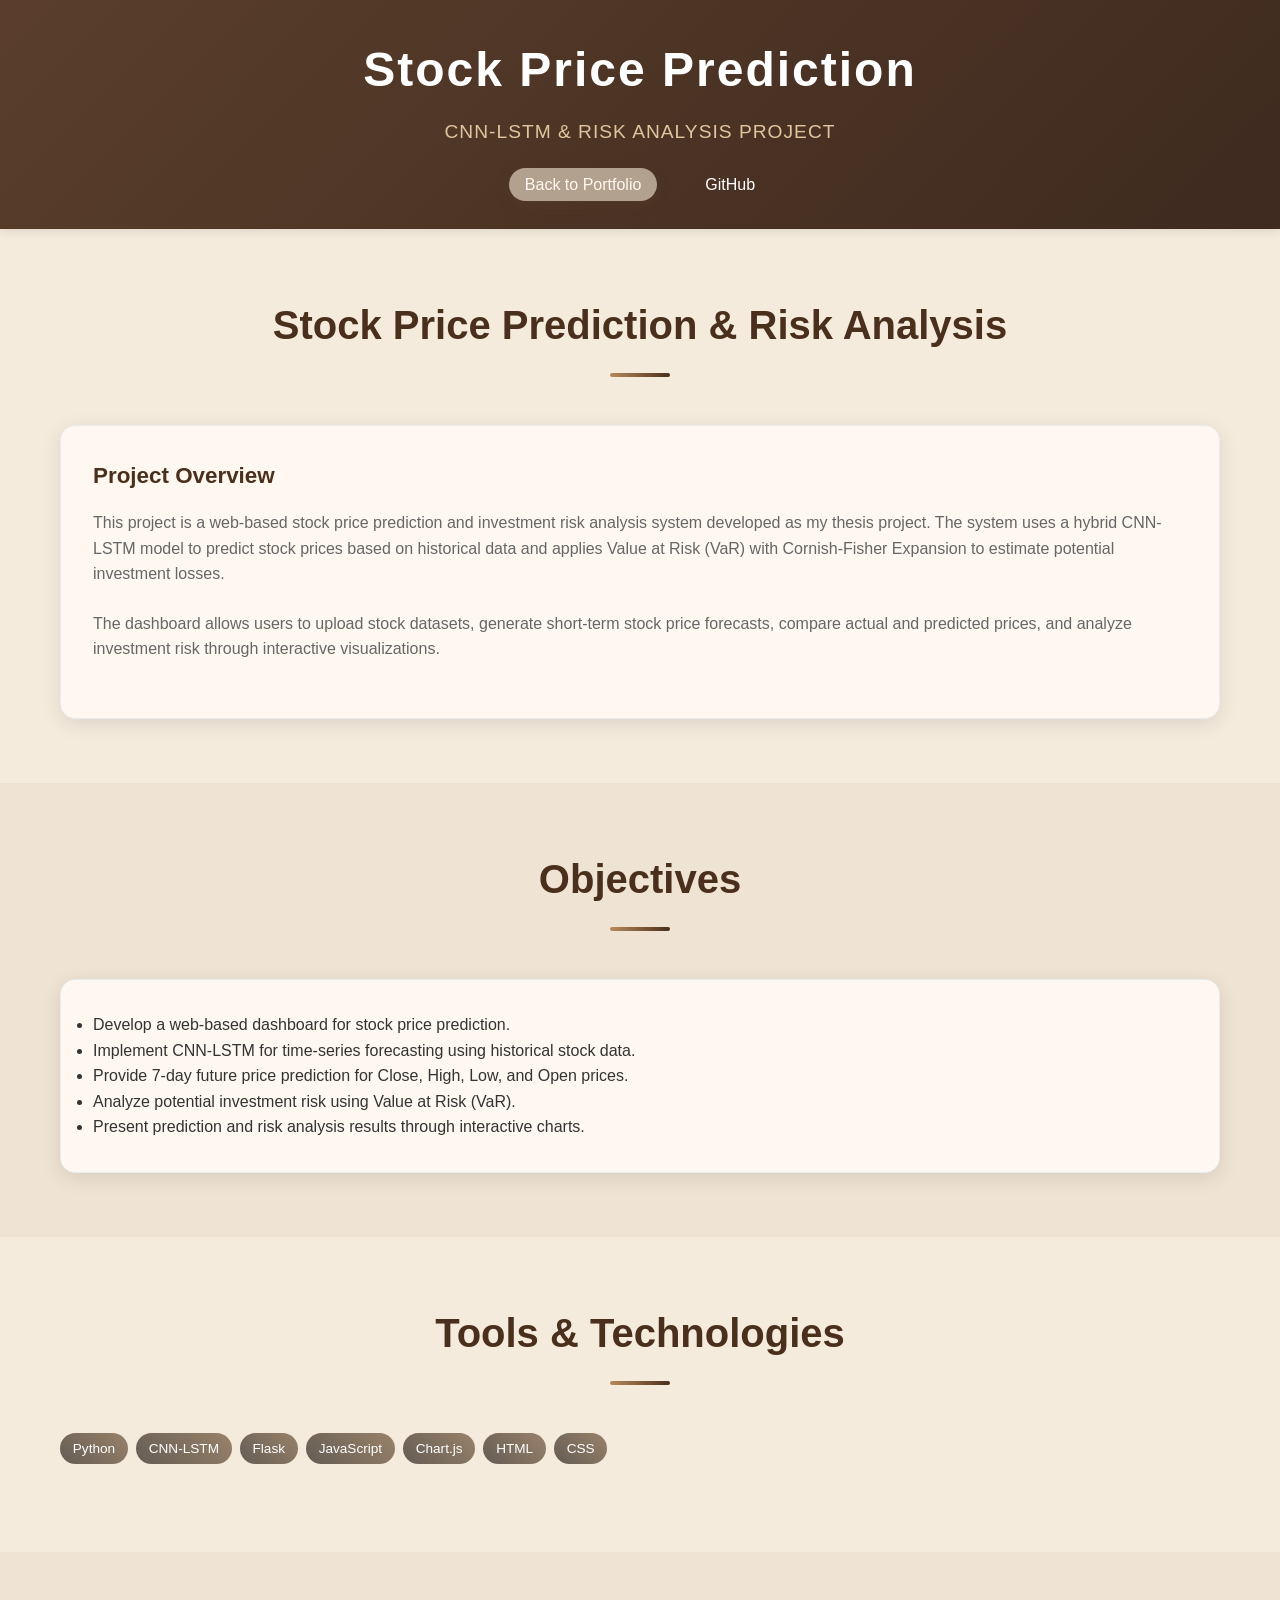
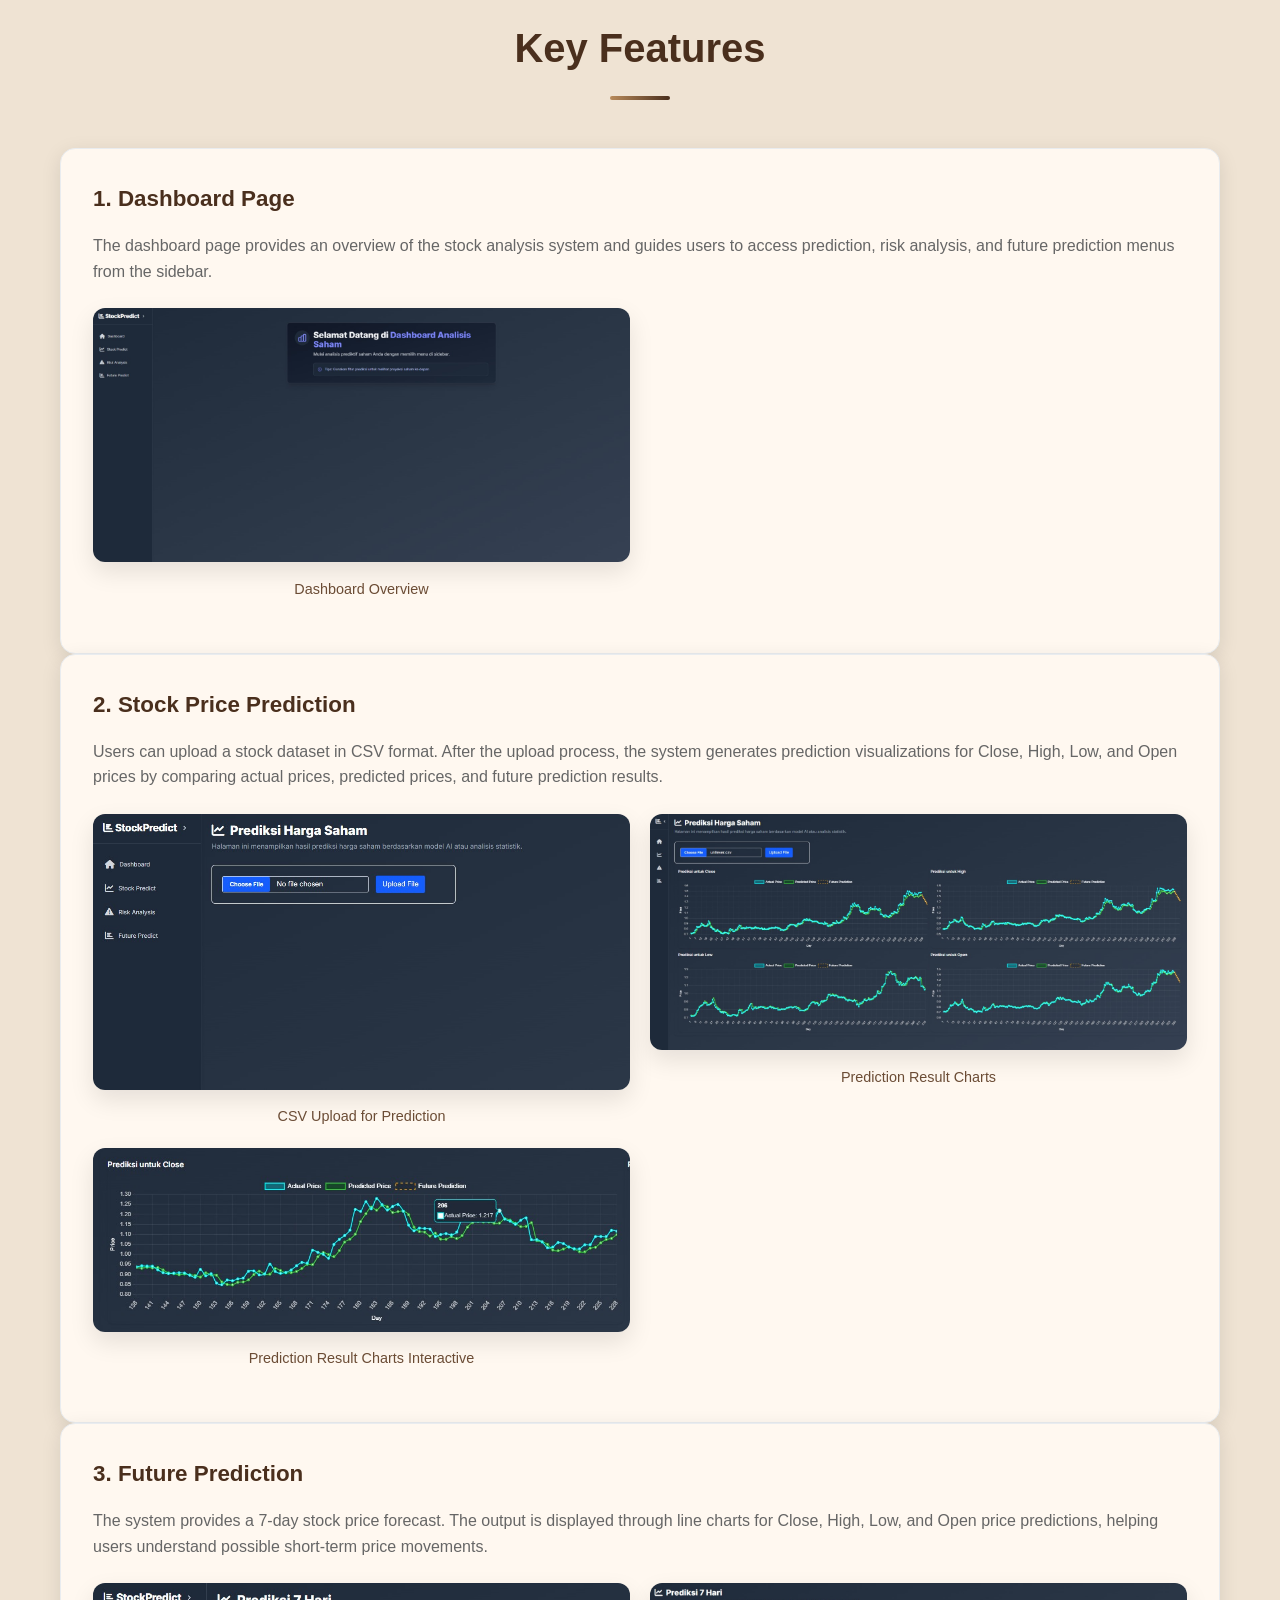
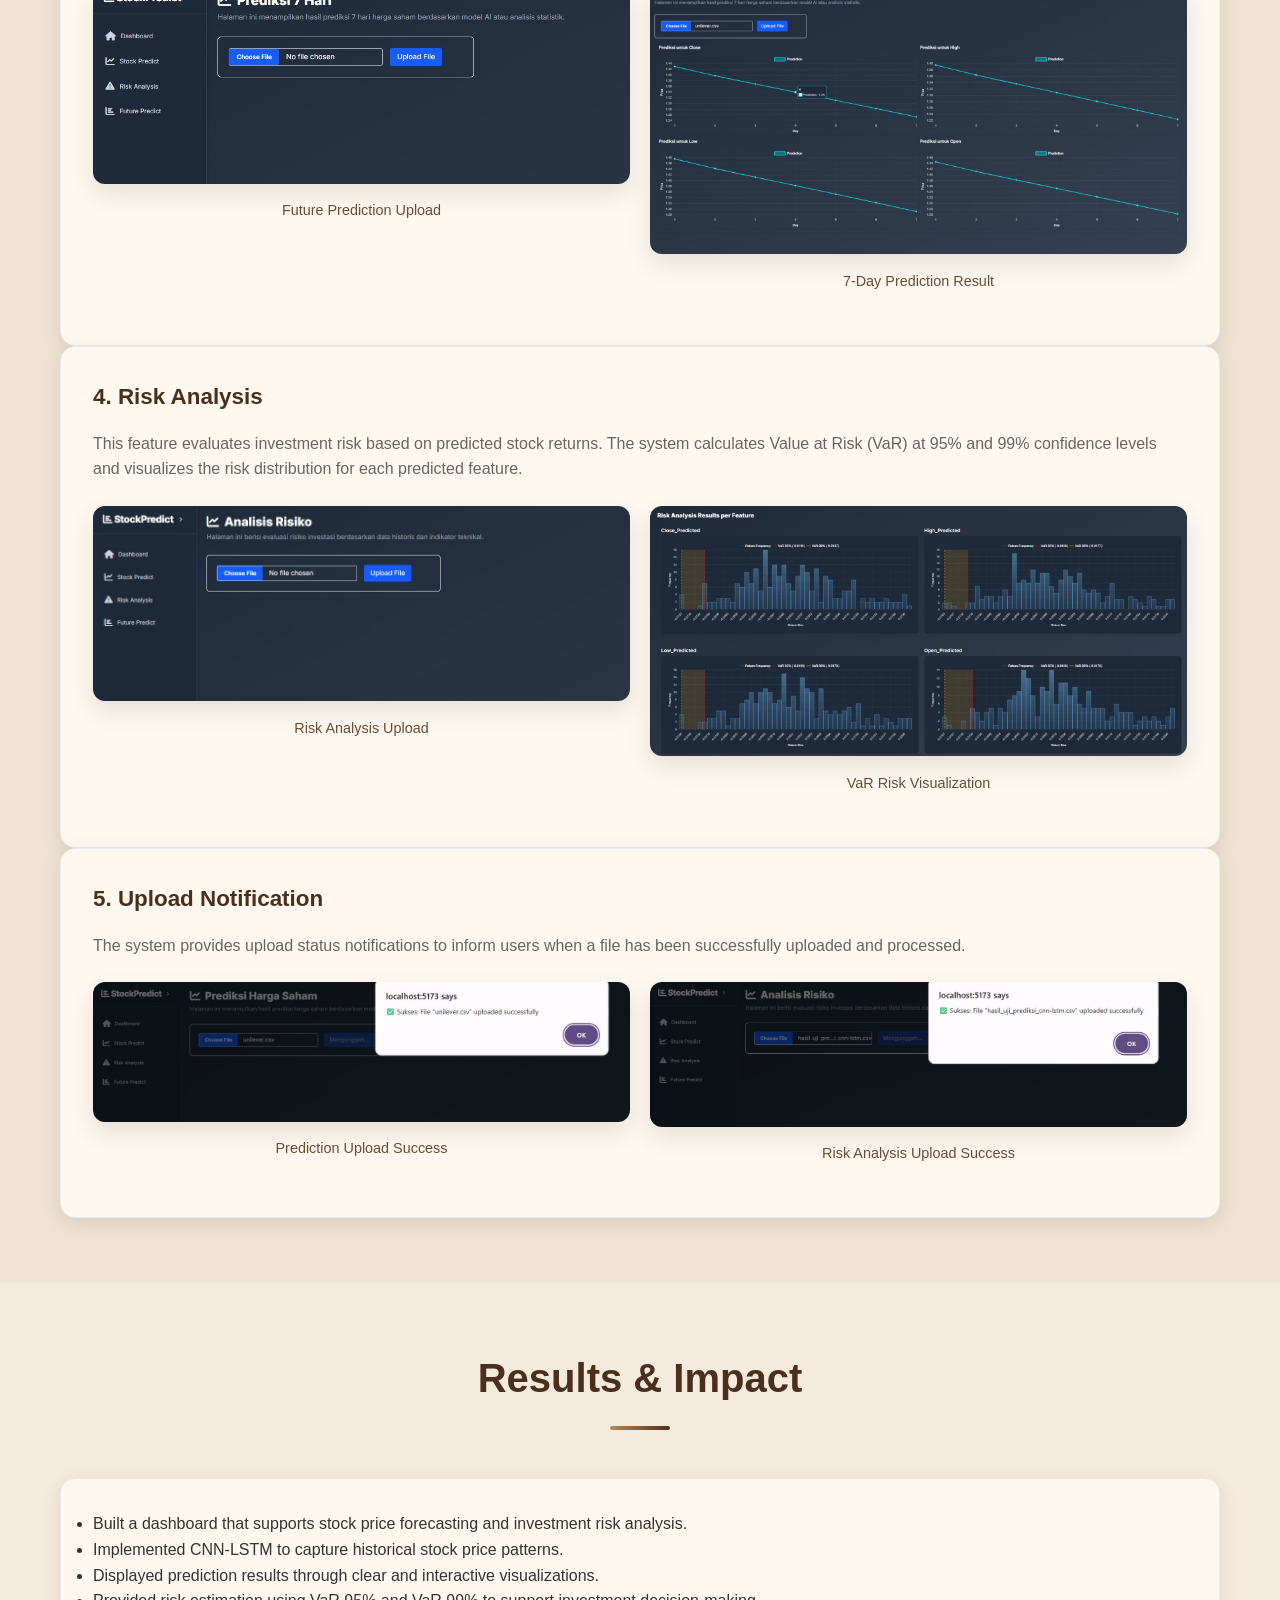
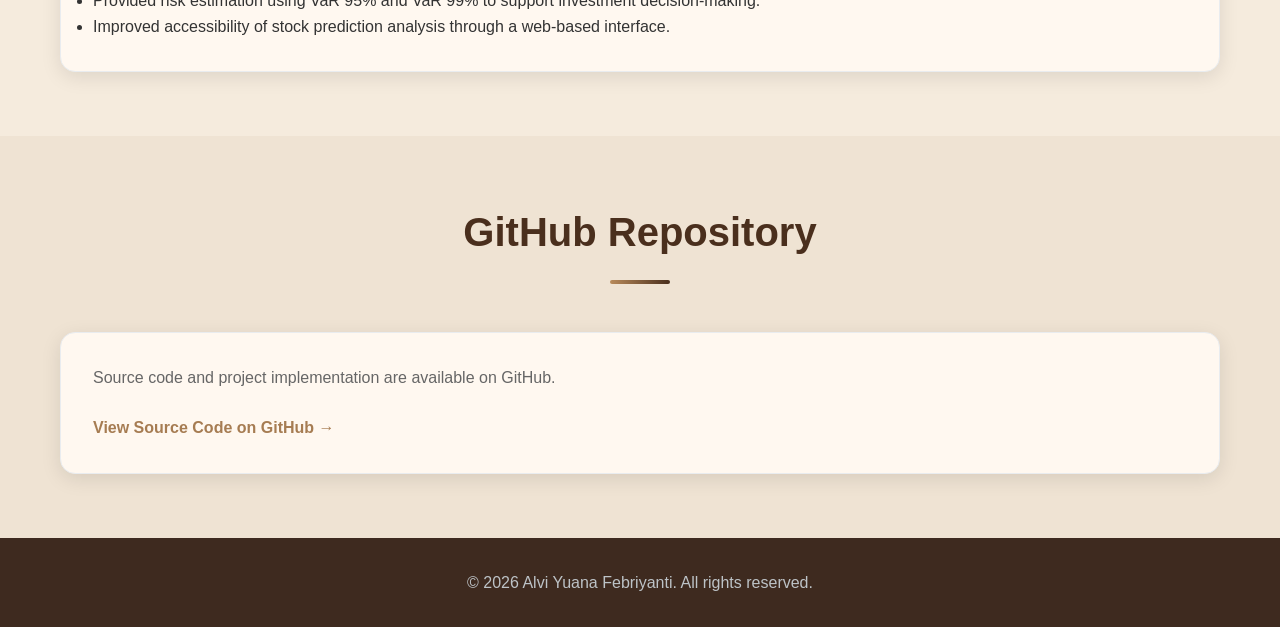
<file: project-stock.html>
<!DOCTYPE html>
<html lang="en">
<head>
    <meta charset="UTF-8">
    <title>Stock Price Prediction & Risk Analysis</title>
    <link rel="stylesheet" href="style.css">
</head>
<body>

<header class="header">
    <div class="container">
        <div class="header-content">
            <h1 class="name">Stock Price Prediction</h1>
            <p class="title">CNN-LSTM & Risk Analysis Project</p>
        </div>

        <nav class="nav">
            <ul class="nav-list">
                <li><a href="index.html" class="nav-link active">Back to Portfolio</a></li>
                <li>
                    <a href="https://github.com/alviyuana15/stock-price-prediction-cnn-lstm.git" target="_blank" class="nav-link">
                        GitHub
                    </a>
                </li>
            </ul>
        </nav>
    </div>
</header>

<main>

<section class="section">
    <div class="container">
        <h2 class="section-title">Stock Price Prediction & Risk Analysis</h2>

        <div class="project-card">
            <h3 class="project-title">Project Overview</h3>
            <p class="project-description">
                This project is a web-based stock price prediction and investment risk analysis system
                developed as my thesis project. The system uses a hybrid CNN-LSTM model to predict stock
                prices based on historical data and applies Value at Risk (VaR) with Cornish-Fisher Expansion
                to estimate potential investment losses.
            </p>

            <p class="project-description">
                The dashboard allows users to upload stock datasets, generate short-term stock price forecasts,
                compare actual and predicted prices, and analyze investment risk through interactive visualizations.
            </p>
        </div>
    </div>
</section>

<section class="section">
    <div class="container">
        <h2 class="section-title">Objectives</h2>

        <div class="project-card">
            <ul>
                <li>Develop a web-based dashboard for stock price prediction.</li>
                <li>Implement CNN-LSTM for time-series forecasting using historical stock data.</li>
                <li>Provide 7-day future price prediction for Close, High, Low, and Open prices.</li>
                <li>Analyze potential investment risk using Value at Risk (VaR).</li>
                <li>Present prediction and risk analysis results through interactive charts.</li>
            </ul>
        </div>
    </div>
</section>

<section class="section">
    <div class="container">
        <h2 class="section-title">Tools & Technologies</h2>

        <div class="project-tools">
            <span class="tool-tag">Python</span>
            <span class="tool-tag">CNN-LSTM</span>
            <span class="tool-tag">Flask</span>
            <span class="tool-tag">JavaScript</span>
            <span class="tool-tag">Chart.js</span>
            <span class="tool-tag">HTML</span>
            <span class="tool-tag">CSS</span>
        </div>
    </div>
</section>

<section class="section">
    <div class="container">
        <h2 class="section-title">Key Features</h2>

        <div class="project-card">
            <h3 class="project-title">1. Dashboard Page</h3>
            <p class="project-description">
                The dashboard page provides an overview of the stock analysis system and guides users
                to access prediction, risk analysis, and future prediction menus from the sidebar.
            </p>

            <div class="image-group">
                <div>
                    <img src="images/stock-dashboard.png" alt="Stock Prediction Dashboard">
                    <p style="text-align:center;">Dashboard Overview</p>
                </div>
            </div>
        </div>

        <div class="project-card">
            <h3 class="project-title">2. Stock Price Prediction</h3>
            <p class="project-description">
                Users can upload a stock dataset in CSV format. After the upload process, the system
                generates prediction visualizations for Close, High, Low, and Open prices by comparing
                actual prices, predicted prices, and future prediction results.
            </p>

            <div class="image-group">
                <div>
                    <img src="images/stock-predict-1.png" alt="Stock Prediction Upload Page">
                    <p style="text-align:center;">CSV Upload for Prediction</p>
                </div>

                <div>
                    <img src="images/stock-predict-2.png" alt="Stock Prediction Result">
                    <p style="text-align:center;">Prediction Result Charts</p>
                </div>

                <div>
                    <img src="images/stock-predict-3.png" alt="Stock Prediction Result Interactive Fitur">
                    <p style="text-align:center;">Prediction Result Charts Interactive</p>
                </div>
            </div>
        </div>

        <div class="project-card">
            <h3 class="project-title">3. Future Prediction</h3>
            <p class="project-description">
                The system provides a 7-day stock price forecast. The output is displayed through
                line charts for Close, High, Low, and Open price predictions, helping users understand
                possible short-term price movements.
            </p>

            <div class="image-group">
                <div>
                    <img src="images/stock-future-1.png" alt="Future Prediction Upload Page">
                    <p style="text-align:center;">Future Prediction Upload</p>
                </div>

                <div>
                    <img src="images/stock-future-2.png" alt="7-Day Future Prediction Result">
                    <p style="text-align:center;">7-Day Prediction Result</p>
                </div>
            </div>
        </div>

        <div class="project-card">
            <h3 class="project-title">4. Risk Analysis</h3>
            <p class="project-description">
                This feature evaluates investment risk based on predicted stock returns. The system calculates
                Value at Risk (VaR) at 95% and 99% confidence levels and visualizes the risk distribution for
                each predicted feature.
            </p>

            <div class="image-group">
                <div>
                    <img src="images/stock-risk-1.png" alt="Risk Analysis Upload Page">
                    <p style="text-align:center;">Risk Analysis Upload</p>
                </div>

                <div>
                    <img src="images/stock-risk-2.png" alt="Risk Analysis Result">
                    <p style="text-align:center;">VaR Risk Visualization</p>
                </div>
            </div>
        </div>

        <div class="project-card">
            <h3 class="project-title">5. Upload Notification</h3>
            <p class="project-description">
                The system provides upload status notifications to inform users when a file has been
                successfully uploaded and processed.
            </p>

            <div class="image-group">
                <div>
                    <img src="images/stock-upload-1.png" alt="Prediction Upload Notification">
                    <p style="text-align:center;">Prediction Upload Success</p>
                </div>

                <div>
                    <img src="images/stock-upload-2.png" alt="Risk Analysis Upload Notification">
                    <p style="text-align:center;">Risk Analysis Upload Success</p>
                </div>
            </div>
        </div>

    </div>
</section>

<section class="section">
    <div class="container">
        <h2 class="section-title">Results & Impact</h2>

        <div class="project-card">
            <ul>
                <li>Built a dashboard that supports stock price forecasting and investment risk analysis.</li>
                <li>Implemented CNN-LSTM to capture historical stock price patterns.</li>
                <li>Displayed prediction results through clear and interactive visualizations.</li>
                <li>Provided risk estimation using VaR 95% and VaR 99% to support investment decision-making.</li>
                <li>Improved accessibility of stock prediction analysis through a web-based interface.</li>
            </ul>
        </div>
    </div>
</section>

<section class="section">
    <div class="container">
        <h2 class="section-title">GitHub Repository</h2>

        <div class="project-card">
            <p class="project-description">
                Source code and project implementation are available on GitHub.
            </p>

            <a href="https://github.com/alviyuana15/stock-price-prediction-cnn-lstm.git" target="_blank" class="project-link">
                View Source Code on GitHub →
            </a>
        </div>
    </div>
</section>

</main>

<footer class="footer">
    <div class="container">
        <p class="footer-copyright">© 2026 Alvi Yuana Febriyanti. All rights reserved.</p>
    </div>
</footer>

</body>
</html>
</file>
<file: style.css>
/* Reset and Base Styles */
* {
    margin: 0;
    padding: 0;
    box-sizing: border-box;
}

html {
    scroll-behavior: smooth;
}

body {
    font-family: 'Segoe UI', Tahoma, Geneva, Verdana, sans-serif;
    line-height: 1.6;
    color: #333;
    background-color: #F5EBDD;;
}

/* Container */
.container {
    max-width: 1200px;
    margin: 0 auto;
    padding: 0 20px;
}

/* Header Styles */
.header {
    background: linear-gradient(135deg, #5A3E2B 0%, #3E2A1F 100%);
    color: white;
    padding: 2rem 0;
    position: sticky;
    top: 0;
    z-index: 1000;
    box-shadow: 0 2px 10px rgba(0, 0, 0, 0.1);
}

.header-content {
    text-align: center;
    margin-bottom: 1.5rem;
}

.name {
    font-size: 3rem;
    font-weight: 700;
    margin-bottom: 0.5rem;
    letter-spacing: 2px;
}

.title {
    font-size: 1.2rem;
    color: #e0c59e;
    font-weight: 300;
    text-transform: uppercase;
    letter-spacing: 1px;
}

/* Navigation Styles */
.nav-list {
    display: flex;
    justify-content: center;
    list-style: none;
    gap: 2rem;
}

.nav-link {
    color: white;
    text-decoration: none;
    font-weight: 500;
    padding: 0.5rem 1rem;
    border-radius: 25px;
    transition: all 0.3s ease;
    position: relative;
}

.nav-link:hover,
.nav-link.active {
    background-color: #b3a18f !important;
    color: #FFF8F0;
    box-shadow: 0 4px 12px rgba(90, 62, 43, 0.35);
}

/* Section Styles */
.section {
    padding: 4rem 0;
}

.section:nth-child(even) {
    background-color: #EFE3D3;
}

.section-title {
    font-size: 2.5rem;
    text-align: center;
    margin-bottom: 3rem;
    color: #4A2F1D;
    position: relative;
}

.section-title::after {
    content: '';
    display: block;
    width: 60px;
    height: 4px;
    background: linear-gradient(90deg, #B88A5A, #4A2F1D);
    margin: 1rem auto;
    border-radius: 2px;
}

/* About Section */
.about-content {
    display: grid;
    grid-template-columns: 2fr 1fr;
    gap: 3rem;
    align-items: center;
}

.about-text p {
    margin-bottom: 1.5rem;
    font-size: 1.1rem;
    line-height: 1.8;
    color: #555;
}

.about-image {
    text-align: center;
}

.profile-photo {
    width: 250px;
    height: 250px;
    border-radius: 50%;
    object-fit: cover;
    border: 6px solid #473d35;
    box-shadow: 0 15px 40px rgba(15, 10, 8, 0.3);
    transition: transform 0.3s ease;
}

.profile-photo:hover {
    transform: scale(1.05);
}

/* Projects Section */
.projects-grid {
    display: grid;
    grid-template-columns: repeat(auto-fit, minmax(350px, 1fr));
    gap: 2rem;
}

.project-card {
    background: #FFF8F0;
    padding: 2rem;
    border-radius: 15px;
    box-shadow: 0 5px 20px rgba(0, 0, 0, 0.1);
    transition: all 0.3s ease;
    border: 1px solid #e9ecef;
}

.project-card:hover {
    transform: translateY(-5px);
    box-shadow: 0 15px 40px rgba(0, 0, 0, 0.15);
}

.project-title {
    font-size: 1.4rem;
    color: #4A2F1D;
    margin-bottom: 1rem;
    font-weight: 600;
}

.project-description {
    color: #666;
    margin-bottom: 1.5rem;
    line-height: 1.6;
}

.project-tools {
    display: flex;
    flex-wrap: wrap;
    gap: 0.5rem;
    margin-bottom: 1.5rem;
}

.tool-tag {
    background: linear-gradient(45deg, #645c54, #99826a);
    color: white;
    padding: 0.3rem 0.8rem;
    border-radius: 20px;
    font-size: 0.85rem;
    font-weight: 500;
}

.project-link {
    color: #A67C52;
    text-decoration: none;
    font-weight: 600;
    display: inline-flex;
    align-items: center;
    transition: color 0.3s ease;
}

.project-link:hover {
    color: #4A2F1D;
}

/* Skills Section */
.skills-grid {
    display: grid;
    grid-template-columns: repeat(auto-fit, minmax(250px, 1fr));
    gap: 2rem;
}

.skill-category {
    background: #FFF8F0;
    padding: 2rem;
    border-radius: 15px;
    box-shadow: 0 5px 20px rgba(0, 0, 0, 0.1);
    text-align: center;
    transition: transform 0.3s ease;
}

.skill-category:hover {
    transform: translateY(-3px);
}

.skill-category-title {
    font-size: 1.3rem;
    color: #4A2F1D;
    margin-bottom: 1.5rem;
    font-weight: 600;
}

.skill-list {
    list-style: none;
}

.skill-item {
    background: #f8f9fa;
    margin: 0.5rem 0;
    padding: 0.8rem;
    border-radius: 8px;
    color: #555;
    font-weight: 500;
    transition: all 0.3s ease;
}

.skill-item:hover {
    background: #A67C52;
    color: white;
    transform: scale(1.05);
}

/* Contact Section */
.contact-content {
    max-width: 800px;
    margin: 0 auto;
    text-align: center;
}

.contact-intro {
    font-size: 1.1rem;
    color: #666;
    margin-bottom: 2rem;
    line-height: 1.8;
}

.contact-email {
    display: inline-block;
    font-size: 1.2rem;
    color: #A67C52;
    text-decoration: none;
    margin-bottom: 2rem;
    padding: 1rem 2rem;
    border: 2px solid #A67C52;
    border-radius: 50px;
    transition: all 0.3s ease;
}

.contact-email:hover {
    background: #A67C52;
    color: white;
    transform: translateY(-2px);
    box-shadow: 0 5px 15px rgba(24, 188, 156, 0.3);
}

.contact-form-container {
    margin-top: 2rem;
}

.contact-form {
    display: grid;
    gap: 1.5rem;
    max-width: 600px;
    margin: 0 auto;
    text-align: left;
}

.form-group {
    display: flex;
    flex-direction: column;
}

.form-label {
    margin-bottom: 0.5rem;
    font-weight: 600;
    color: #4A2F1D;
}

.form-input,
.form-textarea {
    padding: 1rem;
    border: 2px solid #e9ecef;
    border-radius: 8px;
    font-size: 1rem;
    transition: border-color 0.3s ease;
    font-family: inherit;
}

.form-input:focus,
.form-textarea:focus {
    outline: none;
    border-color: #A67C52;
    box-shadow: 0 0 0 3px rgba(24, 188, 156, 0.1);
}

.form-submit {
    background: linear-gradient(45deg, #d6c8b9, #99826a);
    color: white;
    padding: 1rem 2rem;
    border: none;
    border-radius: 50px;
    font-size: 1.1rem;
    font-weight: 600;
    cursor: pointer;
    transition: all 0.3s ease;
    justify-self: center;
}

.form-submit:hover {
    transform: translateY(-2px);
    box-shadow: 0 5px 15px rgba(24, 188, 156, 0.3);
}

/* Footer */
.footer {
    background: #3E2A1F;
    color: white;
    padding: 2rem 0;
    text-align: center;
}

.footer-content {
    display: flex;
    justify-content: space-between;
    align-items: center;
    flex-wrap: wrap;
    gap: 1rem;
}

.footer-copyright {
    color: #bdc3c7;
}

.footer-links {
    display: flex;
    gap: 2rem;
}

.footer-link {
    color: #A67C52;
    text-decoration: none;
    font-weight: 500;
    transition: color 0.3s ease;
}

.footer-link:hover {
    color: white;
}

/* Responsive Design */
@media (max-width: 768px) {
    .container {
        padding: 0 15px;
    }
    
    .name {
        font-size: 2.5rem;
    }
    
    .nav-list {
        flex-wrap: wrap;
        gap: 1rem;
    }
    
    .nav-link {
        padding: 0.4rem 0.8rem;
        font-size: 0.9rem;
    }
    
    .section {
        padding: 3rem 0;
    }
    
    .section-title {
        font-size: 2rem;
    }
    
    .about-content {
        grid-template-columns: 1fr;
        gap: 2rem;
        text-align: center;
    }
    
    .profile-photo {
        width: 200px;
        height: 200px;
    }
    
    .projects-grid {
        grid-template-columns: 1fr;
    }
    
    .skills-grid {
        grid-template-columns: 1fr;
    }
    
    .footer-content {
        flex-direction: column;
        text-align: center;
    }
}

@media (max-width: 480px) {
    .name {
        font-size: 2rem;
    }
    
    .nav-list {
        flex-direction: column;
        align-items: center;
        gap: 0.5rem;
    }
    
    .section-title {
        font-size: 1.8rem;
    }
    
    .project-card,
    .skill-category {
        padding: 1.5rem;
    }
    
    .contact-form {
        padding: 0 1rem;
    }
}

/* ===== PROJECT IMAGE GROUP ===== */
.image-group {
    display: grid;
    grid-template-columns: 1fr 1fr;
    gap: 20px;
    margin: 20px 0;
}

.image-group img {
    width: 100%;
    border-radius: 12px;
    box-shadow: 0 10px 25px rgba(0,0,0,0.1);
    transition: transform 0.3s ease;
}

.image-group img:hover {
    transform: scale(1.03);
}

.image-group p {
    margin-top: 8px;
    font-size: 0.9rem;
    color: #6b4c35;
}

.skill-badges {
    display: flex;
    flex-wrap: wrap;
    gap: 10px;
    justify-content: center;
}

.skill-badges span {
    background: #EFE3D3;
    color: #4A2F1D;
    border: 1px solid #B88A5A;
    padding: 8px 14px;
    border-radius: 999px;
    font-size: 0.9rem;
    font-weight: 600;
    transition: 0.3s ease;
}

.skill-badges span:hover {
    background: #B88A5A;
    color: #FFF8F0;
    transform: translateY(-2px);
}

.contact-grid {
    max-width: 900px;
    margin: 2.5rem auto 0;
    display: grid;
    grid-template-columns: repeat(2, 1fr);
    gap: 1.5rem;
}

.contact-card {
    background: #FFF8F0;
    border: 1px solid rgba(184, 138, 90, 0.35);
    border-radius: 18px;
    padding: 1.5rem;
    display: flex;
    align-items: center;
    gap: 1rem;
    text-decoration: none;
    color: #4A2F1D;
    box-shadow: 0 10px 30px rgba(90, 62, 43, 0.08);
    transition: 0.3s ease;
}

.contact-card:hover {
    transform: translateY(-5px);
    border-color: #B88A5A;
    box-shadow: 0 16px 40px rgba(90, 62, 43, 0.18);
}

.contact-icon {
    width: 52px;
    height: 52px;
    min-width: 52px;
    border-radius: 50%;
    background: #EFE3D3;
    display: flex;
    align-items: center;
    justify-content: center;
    font-size: 1.4rem;
}

.contact-card h3 {
    margin-bottom: 0.25rem;
    font-size: 1.05rem;
}

.contact-card p {
    color: #7A5A42;
    font-size: 0.95rem;
}

@media (max-width: 768px) {
    .contact-grid {
        grid-template-columns: 1fr;
    }
}

/* Animations */
@keyframes fadeInUp {
    from {
        opacity: 0;
        transform: translateY(30px);
    }
    to {
        opacity: 1;
        transform: translateY(0);
    }
}

.section {
    animation: fadeInUp 0.6s ease-out;
}

/* Accessibility */
@media (prefers-reduced-motion: reduce) {
    * {
        animation-duration: 0.01ms !important;
        animation-iteration-count: 1 !important;
        transition-duration: 0.01ms !important;
    }
    
    html {
        scroll-behavior: auto;
    }
}

/* Focus styles for better accessibility */
.nav-link:focus,
.project-link:focus,
.contact-email:focus,
.form-input:focus,
.form-textarea:focus,
.form-submit:focus,
.footer-link:focus {
    outline: 2px solid #A67C52;
    outline-offset: 2px;
}
</file>
